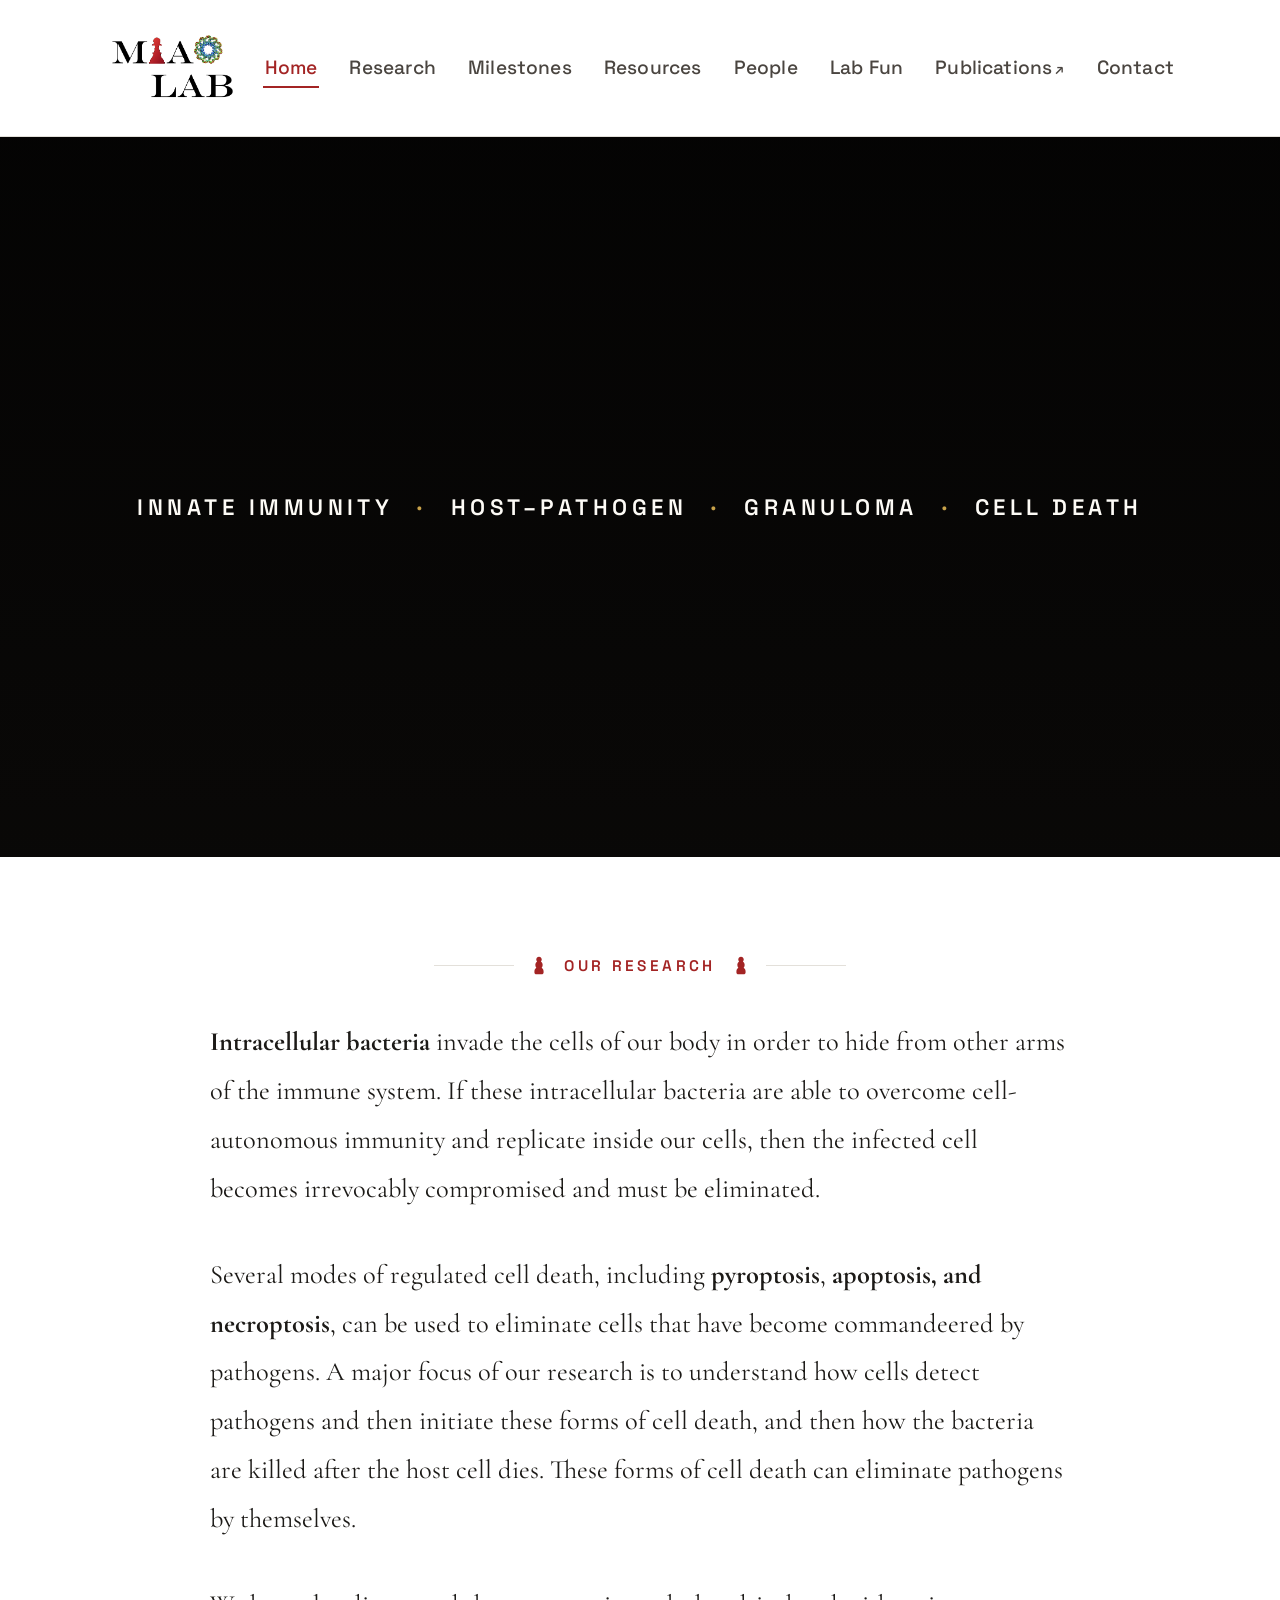
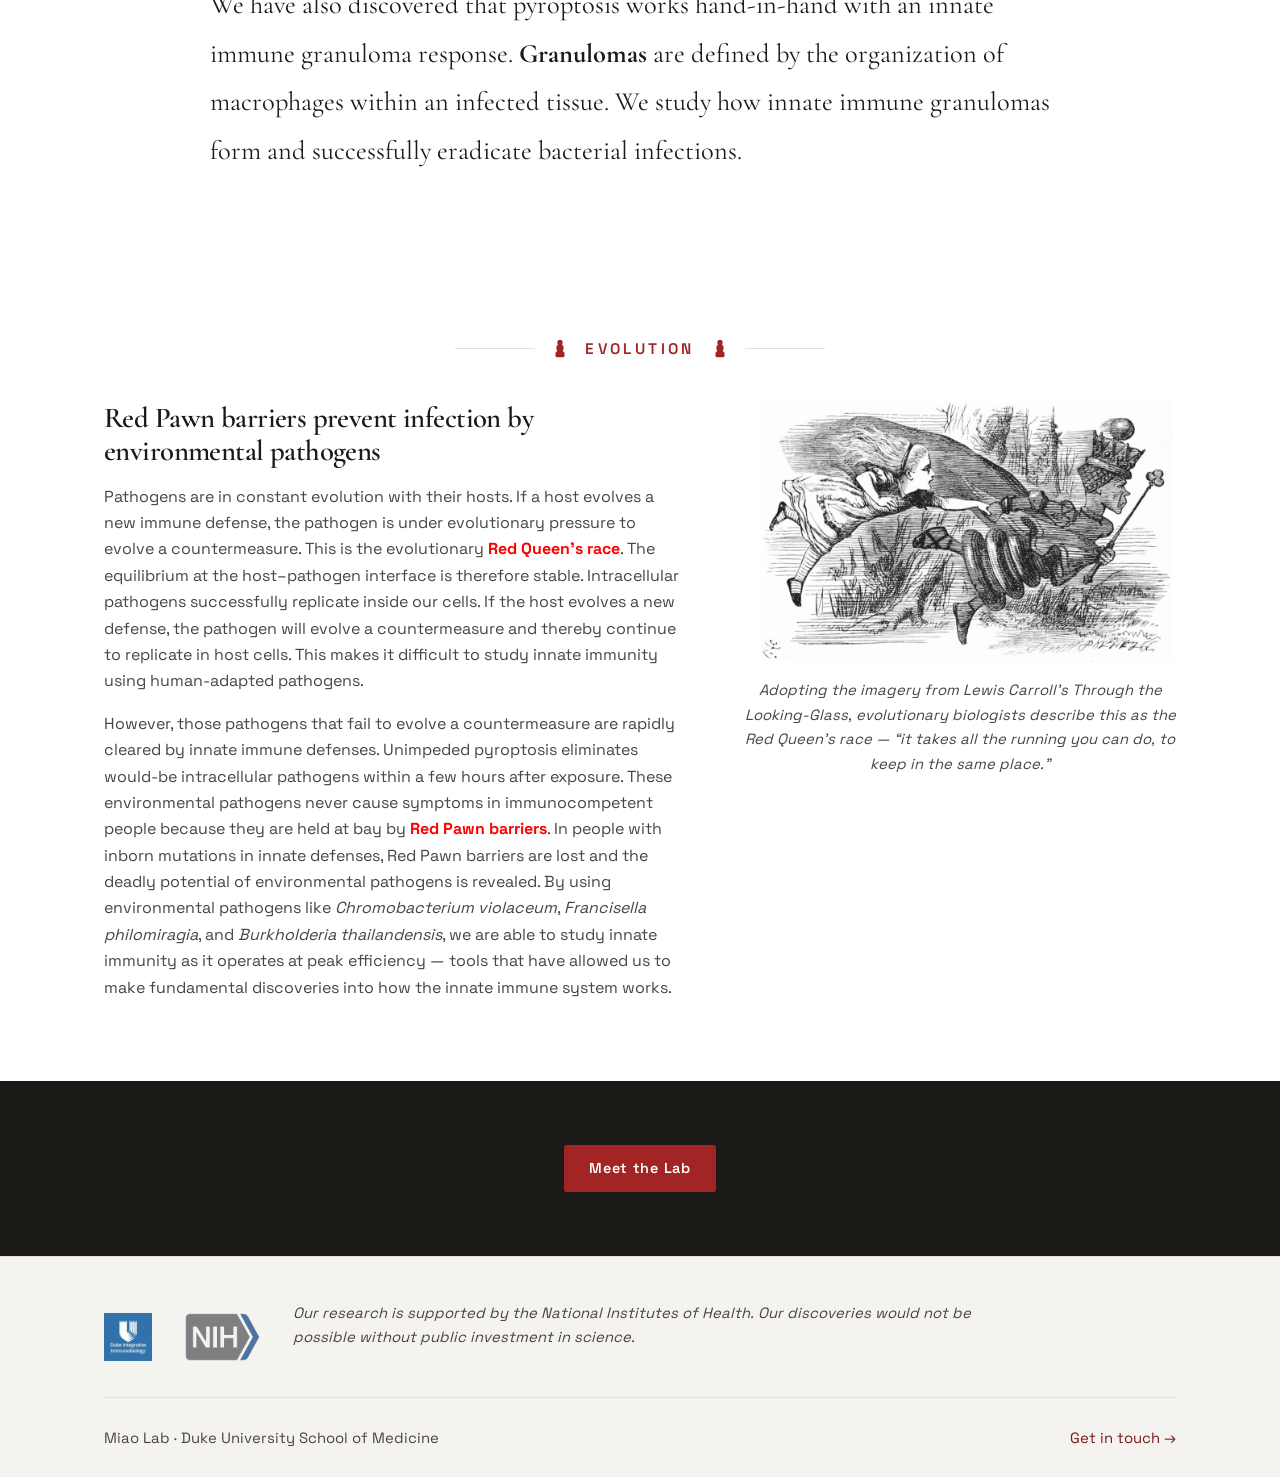
<file: index.html>
<!DOCTYPE html>
<html lang="en">
<head>
  <meta charset="UTF-8">
  <meta name="viewport" content="width=device-width, initial-scale=1.0">
  <title>Miao Lab — Duke Integrative Immunobiology</title>
  <meta name="description" content="The Miao Lab at Duke University School of Medicine studies innate immunity, host-pathogen interactions, and cell death using environmental bacterial pathogens.">

  <!-- Favicon: the Miao Lab logo -->
  <link rel="icon" href="img/logos/miao-lab-logo.png">

  <!-- Google Fonts: Cormorant Garamond (headings) + Space Grotesk (body) -->
  <link rel="preconnect" href="https://fonts.googleapis.com">
  <link rel="preconnect" href="https://fonts.gstatic.com" crossorigin>
  <link href="https://fonts.googleapis.com/css2?family=Cormorant+Garamond:ital,wght@0,400;0,500;0,600;0,700;1,400;1,500;1,600&family=Space+Grotesk:wght@400;500;600;700&display=swap" rel="stylesheet">

  <!-- Main stylesheet -->
  <link rel="stylesheet" href="css/style.css">
</head>
<body>

<!-- =====================================================================
     NAVIGATION
     The nav bar is identical on every page.
     To add a new page: copy one of the <li> items and update the href
     and data-page to match your new filename.
     ===================================================================== -->
<header class="site-header">
  <nav class="nav">
    <!-- Logo (top-left) — swap the image in img/logos/ to change it -->
    <a href="index.html" class="nav-brand">
      <img src="img/logos/miao-lab-logo.png" alt="Miao Lab logo">
    </a>

    <!-- Hamburger button (only visible on mobile) -->
    <button class="nav-toggle" aria-label="Toggle navigation">
      <span></span><span></span><span></span>
    </button>

    <!-- Navigation links -->
    <ul class="nav-links">
      <li><a href="index.html"    data-page="index.html">Home</a></li>
      <li><a href="research.html"   data-page="research.html">Research</a></li>
      <li><a href="milestones.html" data-page="milestones.html">Milestones</a></li>
      <li><a href="resources.html"   data-page="resources.html">Resources</a></li>
      <li><a href="people.html"     data-page="people.html">People</a></li>
      <li><a href="lab-fun.html"  data-page="lab-fun.html">Lab Fun</a></li>
      <!-- External link: opens Google Scholar in a new tab -->
      <li><a href="https://scholar.google.com/citations?view_op=list_works&hl=en&hl=en&user=ZDf7Q2kAAAAJ" target="_blank" rel="noopener" class="external">Publications</a></li>
      <li><a href="contact.html"  data-page="contact.html">Contact</a></li>
    </ul>
  </nav>
</header>

<main>

  <!-- ===================================================================
       VIDEO HERO
       Full-screen microscopy video — the first thing visitors see.
       To replace the video: swap the file in img/headers/ and update
       the src path below. If the new video has different dimensions,
       update aspect-ratio in css/style.css (search for "video-hero").
       =================================================================== -->
  <section class="video-hero">
    <video class="video-hero-bg" autoplay muted loop playsinline>
      <source src="img/headers/JEM_20151613_V1.mp4" type="video/mp4">
    </video>
    <div class="video-hero-overlay"></div>
    <!-- Tagline overlaid on the video -->
    <div class="video-hero-content container">
      <p class="hero-tagline on-dark">
        Innate Immunity <span class="sep">&middot;</span>
        Host&ndash;Pathogen <span class="sep">&middot;</span>
        Granuloma <span class="sep">&middot;</span>
        Cell Death
      </p>
    </div>
  </section>

  <!-- ===================================================================
       OUR RESEARCH — introductory text block
       Edit the paragraphs below to update the homepage description.
       =================================================================== -->
  <section class="hero">
    <div class="container">

      <!-- Decorative chess-pawn divider with section label -->
      <div class="pawn-divider" aria-hidden="true">
        <svg viewBox="0 0 24 24"><path d="M12 2c-1.66 0-3 1.34-3 3 0 .82.33 1.56.87 2.1C8.74 8.04 8 9.42 8 11c0 1.13.4 2.16 1.06 2.97C7.83 14.78 7 16.31 7 18v1c0 1.1.9 2 2 2h6c1.1 0 2-.9 2-2v-1c0-1.69-.83-3.22-2.06-4.03C15.6 13.16 16 12.13 16 11c0-1.58-.74-2.96-1.87-3.9.54-.54.87-1.28.87-2.1 0-1.66-1.34-3-3-3z"/></svg>
        <span class="eyebrow">Our Research</span>
        <svg viewBox="0 0 24 24"><path d="M12 2c-1.66 0-3 1.34-3 3 0 .82.33 1.56.87 2.1C8.74 8.04 8 9.42 8 11c0 1.13.4 2.16 1.06 2.97C7.83 14.78 7 16.31 7 18v1c0 1.1.9 2 2 2h6c1.1 0 2-.9 2-2v-1c0-1.69-.83-3.22-2.06-4.03C15.6 13.16 16 12.13 16 11c0-1.58-.74-2.96-1.87-3.9.54-.54.87-1.28.87-2.1 0-1.66-1.34-3-3-3z"/></svg>
      </div>

      <p class="hero-lede">
        <b>Intracellular bacteria</b> invade the cells of our body in order to hide from other arms of the immune system.
        If these intracellular bacteria are able to overcome cell-autonomous immunity and replicate inside our cells,
        then the infected cell becomes irrevocably compromised and must be eliminated. 
      </p>
      <p class="hero-lede">
        Several modes of regulated cell
        death, including <b>pyroptosis</b>, <b>apoptosis<b>, and </b>necroptosis</b>, can be used to eliminate cells that have become
        commandeered by pathogens. A major focus of our research is to understand how cells detect pathogens and then initiate these forms of
        cell death, and then how the bacteria are killed after the host cell dies. These forms of cell death can
        eliminate pathogens by themselves. 
      </p>
      <p class="hero-lede">
        We have also discovered that pyroptosis works hand-in-hand with
        an innate immune granuloma response. <b>Granulomas</b> are defined by the organization of macrophages within an
        infected tissue. We study how innate immune granulomas form and successfully eradicate bacterial infections.
      </p>

    </div>
  </section>

  <!-- ===================================================================
       EVOLUTION — two-column layout with Alice in Wonderland illustration
       Left column: text. Right column: image with caption.
       Image file: img/science/alice-illustration.png
       =================================================================== -->
  <section class="block">
    <div class="container">

      <!-- Decorative chess-pawn divider -->
      <div class="pawn-divider" aria-hidden="true">
        <svg viewBox="0 0 24 24"><path d="M12 2c-1.66 0-3 1.34-3 3 0 .82.33 1.56.87 2.1C8.74 8.04 8 9.42 8 11c0 1.13.4 2.16 1.06 2.97C7.83 14.78 7 16.31 7 18v1c0 1.1.9 2 2 2h6c1.1 0 2-.9 2-2v-1c0-1.69-.83-3.22-2.06-4.03C15.6 13.16 16 12.13 16 11c0-1.58-.74-2.96-1.87-3.9.54-.54.87-1.28.87-2.1 0-1.66-1.34-3-3-3z"/></svg>
        <span class="eyebrow">Evolution</span>
        <svg viewBox="0 0 24 24"><path d="M12 2c-1.66 0-3 1.34-3 3 0 .82.33 1.56.87 2.1C8.74 8.04 8 9.42 8 11c0 1.13.4 2.16 1.06 2.97C7.83 14.78 7 16.31 7 18v1c0 1.1.9 2 2 2h6c1.1 0 2-.9 2-2v-1c0-1.69-.83-3.22-2.06-4.03C15.6 13.16 16 12.13 16 11c0-1.58-.74-2.96-1.87-3.9.54-.54.87-1.28.87-2.1 0-1.66-1.34-3-3-3z"/></svg>
      </div>

      <div class="philosophy-grid">

        <!-- Left: text content -->
        <div class="philosophy-text">
          <h3>Red Pawn barriers prevent infection by environmental pathogens</h3>
          <p>
            Pathogens are in constant evolution with their hosts. If a host evolves a new immune defense, the pathogen
            is under evolutionary pressure to evolve a countermeasure. This is the evolutionary <span style="color: red;"><b>Red Queen's race</b></span>.
            The equilibrium at the host&ndash;pathogen interface is therefore stable. Intracellular pathogens
            successfully replicate inside our cells. If the host evolves a new defense, the pathogen will evolve a
            countermeasure and thereby continue to replicate in host cells. This makes it difficult to study innate
            immunity using human-adapted pathogens.
          </p>
          <p>
            However, those pathogens that fail to evolve a countermeasure are rapidly cleared by innate immune
            defenses. Unimpeded pyroptosis eliminates would-be intracellular pathogens within a few hours after
            exposure. These environmental pathogens never cause symptoms in immunocompetent people because they are
            held at bay by <span style="color: red;"><b>Red Pawn barriers</b></span>. In people with inborn mutations in innate defenses, Red Pawn barriers
            are lost and the deadly potential of environmental pathogens is revealed. By using environmental pathogens
            like <em>Chromobacterium violaceum</em>, <em>Francisella philomiragia</em>, and
            <em>Burkholderia thailandensis</em>, we are able to study innate immunity as it operates at peak
            efficiency &mdash; tools that have allowed us to make fundamental discoveries into how the innate immune
            system works.
          </p>
        </div>

        <!-- Right: illustration + caption -->
        <figure>
          <img src="img/science/alice-illustration.png" alt="Red Queen's race illustration from Lewis Carroll's Through the Looking-Glass">
          <!-- Caption shown below the image -->
          <figcaption>
            Adopting the imagery from Lewis Carroll&rsquo;s <em>Through the Looking-Glass</em>, evolutionary
            biologists describe this as the Red Queen&rsquo;s race &mdash; &ldquo;it takes all the running
            you can do, to keep in the same place.&rdquo;
          </figcaption>
        </figure>

      </div>
    </div>
  </section>

  <!-- ===================================================================
       CALL TO ACTION — dark banner with "Meet the Lab" button
       =================================================================== -->
  <section class="block dark text-center">
    <div class="container">
      <a class="btn btn-primary" href="people.html">Meet the Lab</a>
    </div>
  </section>

</main>

<!-- =====================================================================
     FOOTER — appears on every page
     To update the lab address or contact link, edit below.
     ===================================================================== -->
<footer class="site-footer">
  <div class="container">
    <div class="footer-logos">
      <img src="img/logos/IIBlogo.jpeg" alt="Duke Integrative Immunobiology">
      <img src="img/logos/NIH-Symbol.png" alt="National Institutes of Health">
      <p class="footer-support">Our research is supported by the National Institutes of Health. Our discoveries would not be possible without public investment in science.</p>
    </div>
    <div class="footer-bottom">
      <span class="addr">Miao Lab &middot; Duke University School of Medicine</span>
      <a href="contact.html">Get in touch &rarr;</a>
    </div>
  </div>
</footer>

<!-- Navigation behavior (mobile menu toggle + active link highlighting) -->
<script src="js/main.js"></script>
</body>
</html>
</file>
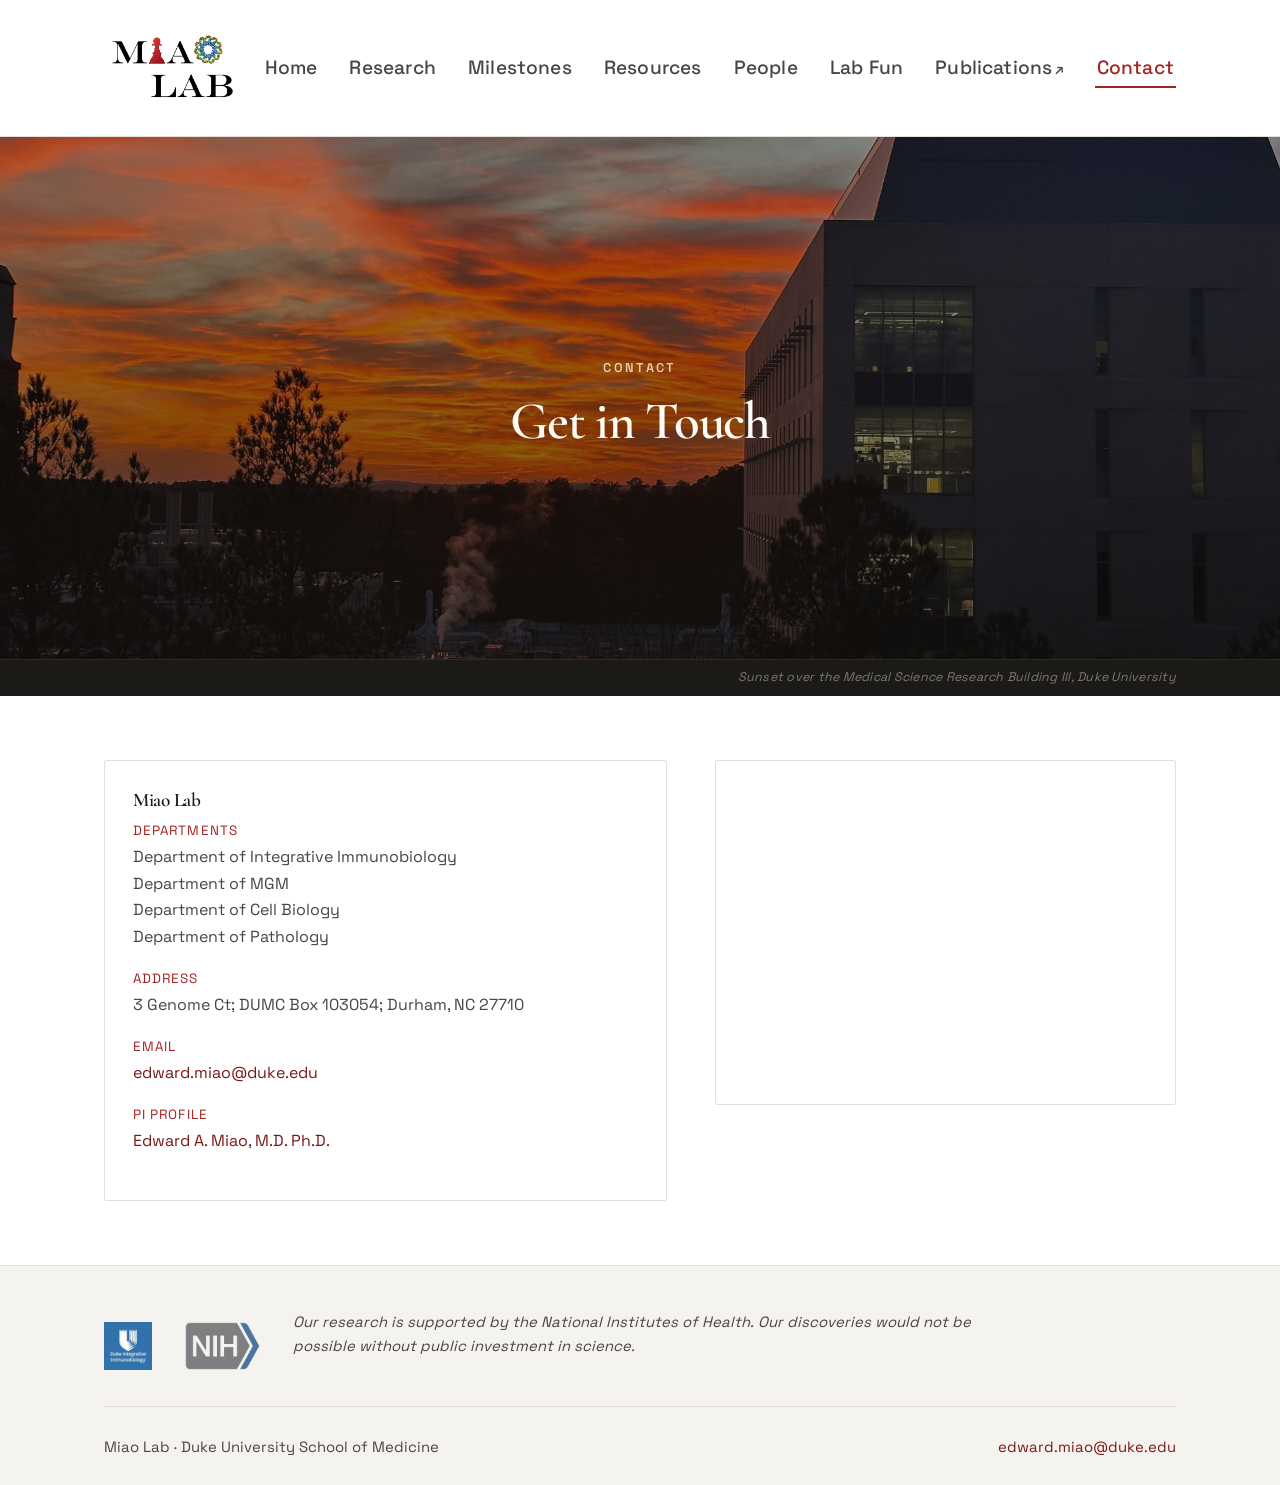
<file: contact.html>
<!DOCTYPE html>
<html lang="en">
<head>
  <meta charset="UTF-8">
  <meta name="viewport" content="width=device-width, initial-scale=1.0">
  <title>Contact — Miao Lab</title>

  <link rel="icon" href="img/logos/miao-lab-logo.png">

  <!-- Google Fonts: Cormorant Garamond (headings) + Space Grotesk (body) -->
  <link rel="preconnect" href="https://fonts.googleapis.com">
  <link rel="preconnect" href="https://fonts.gstatic.com" crossorigin>
  <link href="https://fonts.googleapis.com/css2?family=Cormorant+Garamond:ital,wght@0,400;0,500;0,600;0,700;1,400;1,500;1,600&family=Space+Grotesk:wght@400;500;600;700&display=swap" rel="stylesheet">

  <link rel="stylesheet" href="css/style.css">
</head>
<body>

<!-- =====================================================================
     NAVIGATION — identical on every page
     ===================================================================== -->
<header class="site-header">
  <nav class="nav">
    <a href="index.html" class="nav-brand">
      <img src="img/logos/miao-lab-logo.png" alt="Miao Lab logo">
    </a>
    <button class="nav-toggle" aria-label="Toggle navigation">
      <span></span><span></span><span></span>
    </button>
    <ul class="nav-links">
      <li><a href="index.html"    data-page="index.html">Home</a></li>
      <li><a href="research.html"   data-page="research.html">Research</a></li>
      <li><a href="milestones.html" data-page="milestones.html">Milestones</a></li>
      <li><a href="resources.html"   data-page="resources.html">Resources</a></li>
      <li><a href="people.html"     data-page="people.html">People</a></li>
      <li><a href="lab-fun.html"  data-page="lab-fun.html">Lab Fun</a></li>
      <li><a href="https://scholar.google.com/citations?view_op=list_works&hl=en&hl=en&user=ZDf7Q2kAAAAJ" target="_blank" rel="noopener" class="external">Publications</a></li>
      <li><a href="contact.html"  data-page="contact.html">Contact</a></li>
    </ul>
  </nav>
</header>

<main>

  <!-- ===================================================================
       IMAGE HERO
       Header image: img/headers/Sunset_MSRB3.jpg
       =================================================================== -->
  <section class="img-hero">
    <img class="img-hero-bg" src="img/headers/Sunset_MSRB3.jpg" alt="Sunset over MSRB3 at Duke University">
    <div class="img-hero-overlay"></div>
    <div class="img-hero-content">
      <p class="eyebrow">Contact</p>
      <h1>Get in Touch</h1>
    </div>
  </section>
  <div class="hero-caption">
    <div class="container">
      <p>Sunset over the Medical Science Research Building III, Duke University</p>
    </div>
  </div>

  <!-- ===================================================================
       CONTACT INFO + MAP
       Left column: lab details (departments, address, email, PI profile).
       Right column: embedded Google Maps frame.

       TO UPDATE CONTACT DETAILS: edit the <div class="value"> fields below.
       TO UPDATE THE MAP: change the address in the iframe src URL.
       =================================================================== -->
  <section class="block">
    <div class="container">
      <div class="contact-grid">

        <!-- Contact information card -->
        <div class="contact-card">
          <h3>Miao Lab</h3>

          <div class="field">
            <div class="label">Departments</div>
            <div class="value">
              Department of Integrative Immunobiology<br>
              Department of MGM<br>
              Department of Cell Biology<br>
              Department of Pathology
            </div>
          </div>

          <div class="field">
            <div class="label">Address</div>
            <div class="value">3 Genome Ct; DUMC Box 103054; Durham, NC 27710</div>
          </div>

          <div class="field">
            <div class="label">Email</div>
            <!-- Update the email address in both the href and the display text -->
            <div class="value"><a href="mailto:edward.miao@duke.edu">edward.miao@duke.edu</a></div>
          </div>

          <div class="field">
            <div class="label">PI Profile</div>
            <div class="value">
              <a href="https://mgm.duke.edu/profile/edward-miao" target="_blank" rel="noopener">
                Edward A. Miao, M.D. Ph.D.
              </a>
            </div>
          </div>
        </div>

        <!-- Embedded Google Map -->
        <div class="map-frame">
          <iframe
            src="https://www.google.com/maps?q=3+Genome+Ct,+Durham,+NC&output=embed"
            loading="lazy"
            referrerpolicy="no-referrer-when-downgrade"
            title="Map to Duke University School of Medicine">
          </iframe>
        </div>

      </div>
    </div>
  </section>

</main>

<!-- =====================================================================
     FOOTER — identical on every page
     ===================================================================== -->
<footer class="site-footer">
  <div class="container">
    <div class="footer-logos">
      <img src="img/logos/IIBlogo.jpeg" alt="Duke Integrative Immunobiology">
      <img src="img/logos/NIH-Symbol.png" alt="National Institutes of Health">
       <p class="footer-support">Our research is supported by the National Institutes of Health. Our discoveries would not be possible without public investment in science.</p>
    </div>
    <div class="footer-bottom">
      <span class="addr">Miao Lab &middot; Duke University School of Medicine</span>
      <!-- Update email address here too -->
      <a href="mailto:edward.miao@duke.edu">edward.miao@duke.edu</a>
    </div>
  </div>
</footer>

<script src="js/main.js"></script>
</body>
</html>
</file>
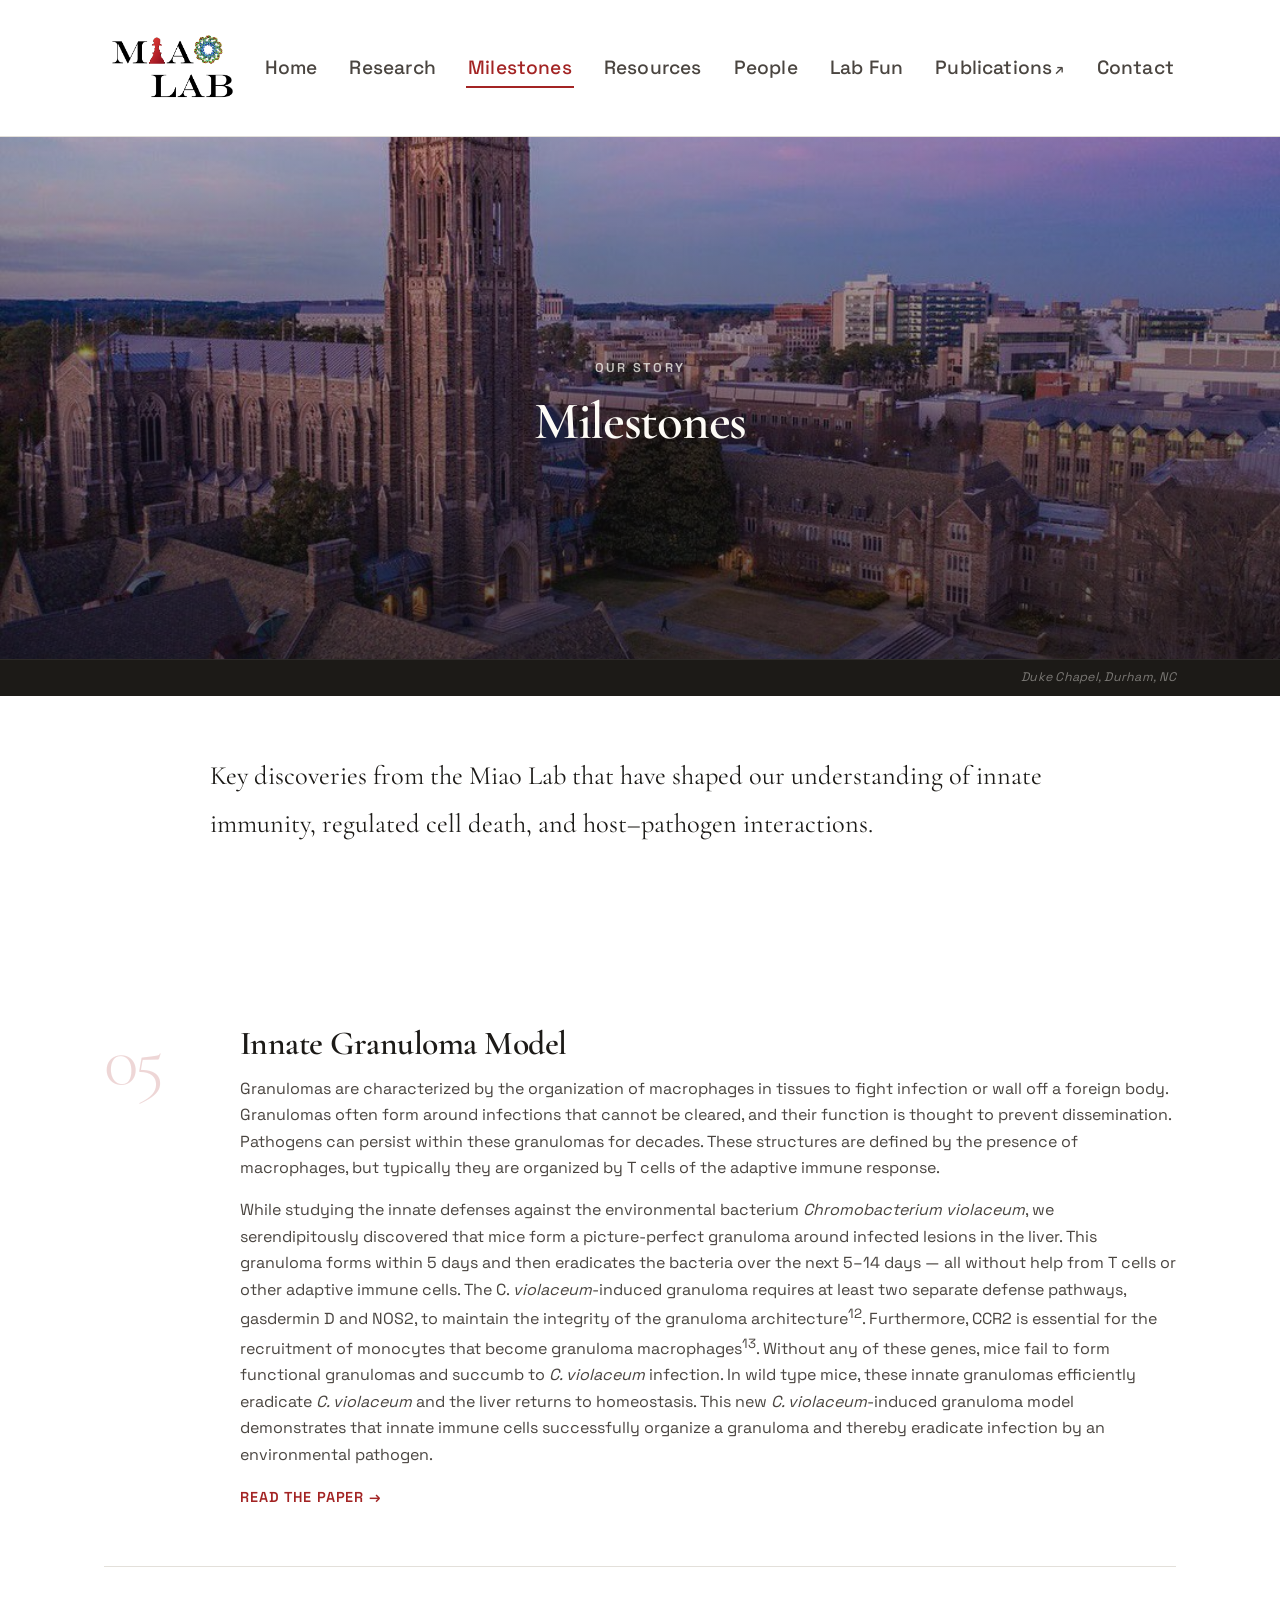
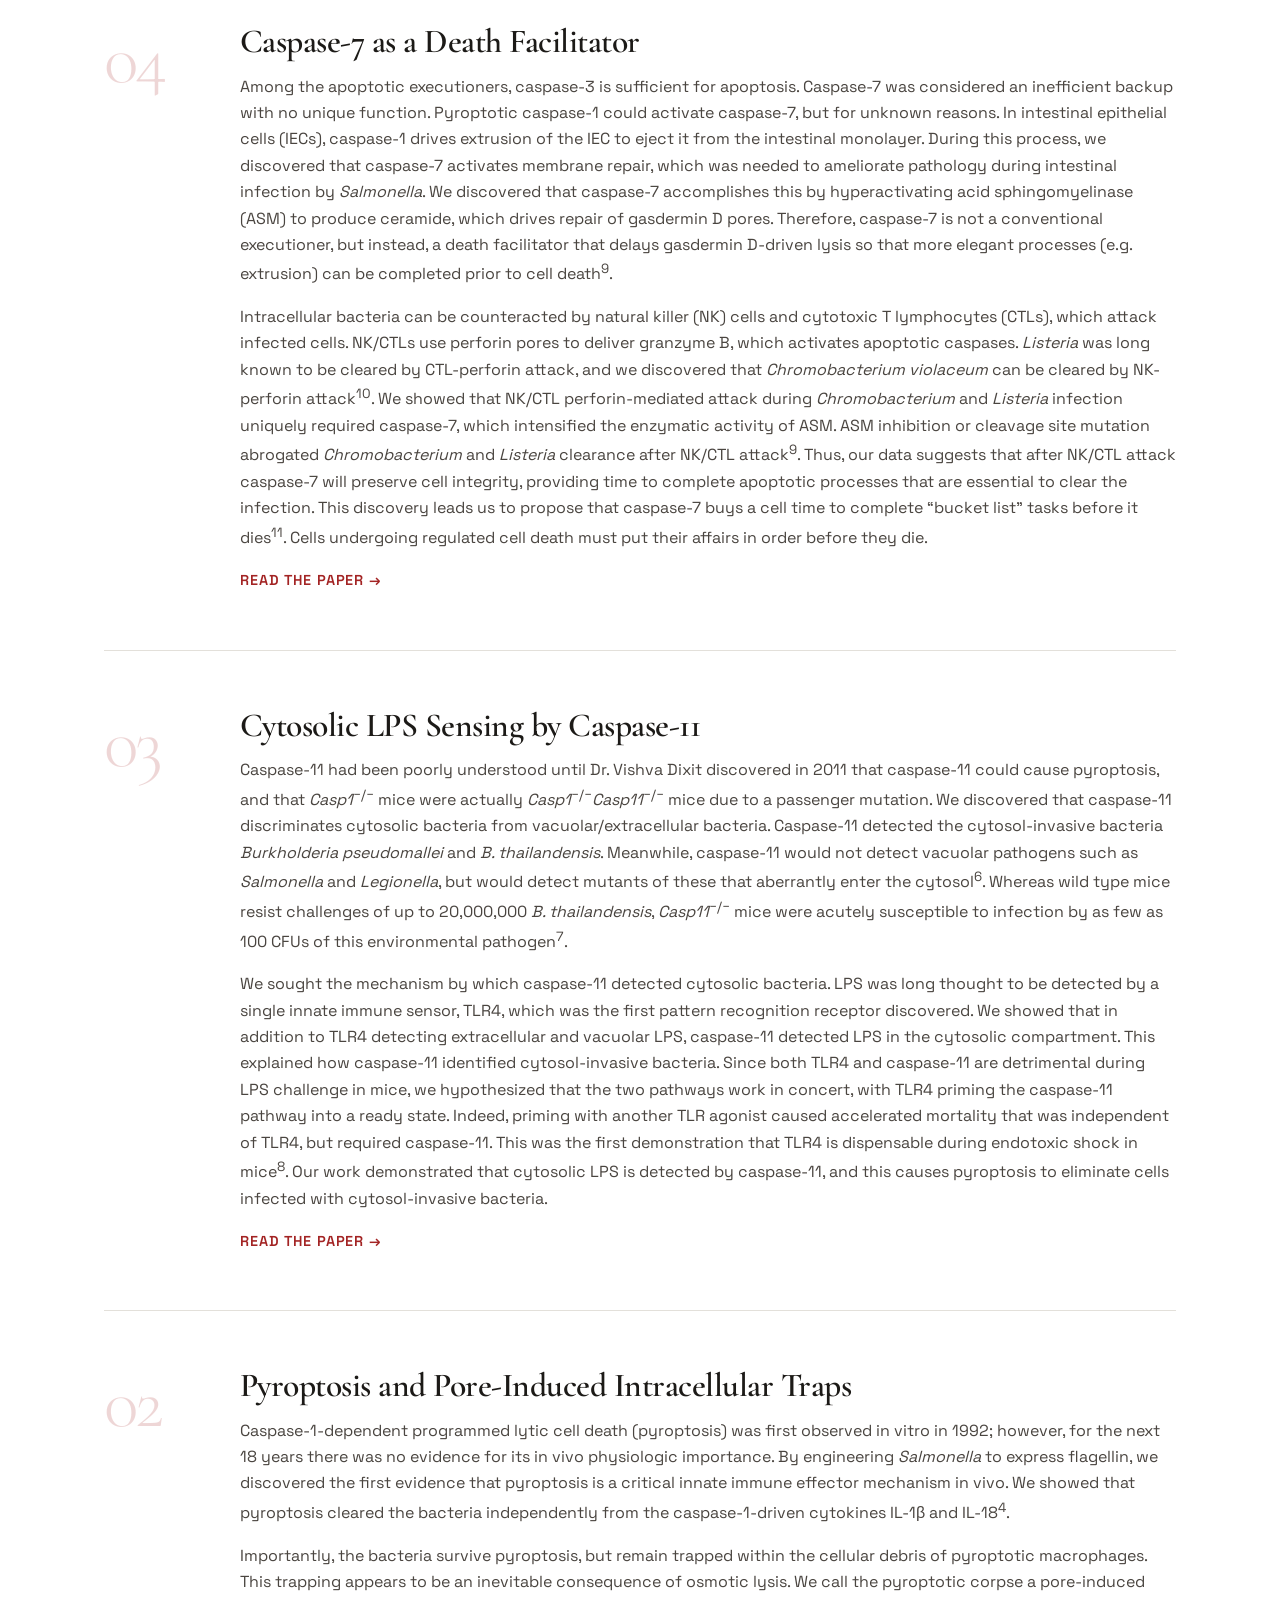
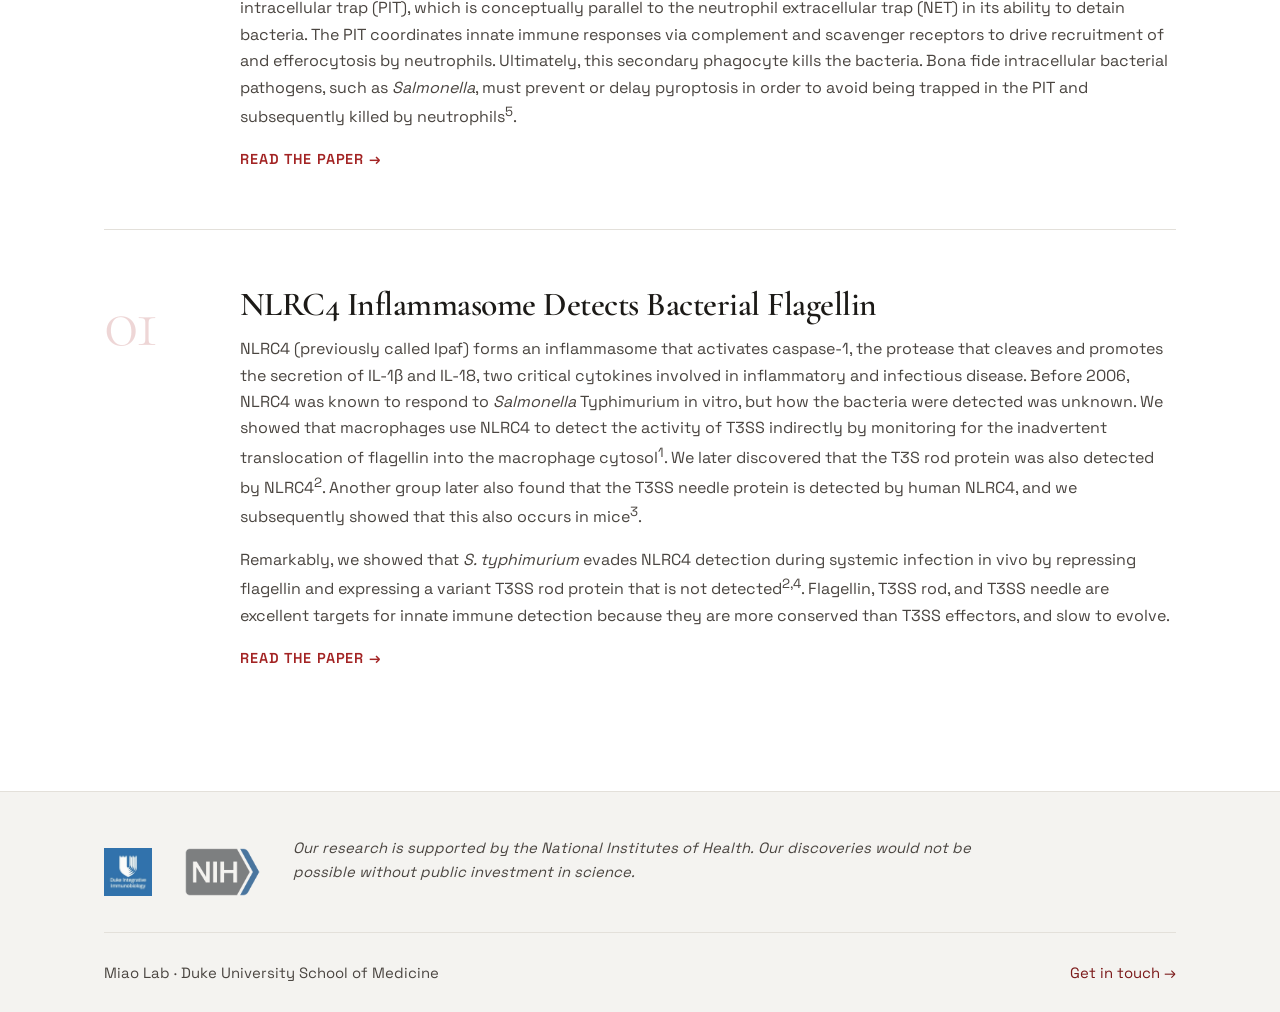
<file: milestones.html>
<!DOCTYPE html>
<html lang="en">
<head>
  <meta charset="UTF-8">
  <meta name="viewport" content="width=device-width, initial-scale=1.0">
  <title>Milestones — Miao Lab</title>

  <link rel="icon" href="img/logos/miao-lab-logo.png">

  <!-- Google Fonts: Cormorant Garamond (headings) + Space Grotesk (body) -->
  <link rel="preconnect" href="https://fonts.googleapis.com">
  <link rel="preconnect" href="https://fonts.gstatic.com" crossorigin>
  <link href="https://fonts.googleapis.com/css2?family=Cormorant+Garamond:ital,wght@0,400;0,500;0,600;0,700;1,400;1,500;1,600&family=Space+Grotesk:wght@400;500;600;700&display=swap" rel="stylesheet">

  <link rel="stylesheet" href="css/style.css">
</head>
<body>

<!-- =====================================================================
     NAVIGATION — identical on every page
     ===================================================================== -->
<header class="site-header">
  <nav class="nav">
    <a href="index.html" class="nav-brand">
      <img src="img/logos/miao-lab-logo.png" alt="Miao Lab logo">
    </a>
    <button class="nav-toggle" aria-label="Toggle navigation">
      <span></span><span></span><span></span>
    </button>
    <ul class="nav-links">
      <li><a href="index.html"       data-page="index.html">Home</a></li>
      <li><a href="research.html"    data-page="research.html">Research</a></li>
      <li><a href="milestones.html"  data-page="milestones.html">Milestones</a></li>
      <li><a href="resources.html"   data-page="resources.html">Resources</a></li>
      <li><a href="people.html"      data-page="people.html">People</a></li>
      <li><a href="lab-fun.html"     data-page="lab-fun.html">Lab Fun</a></li>
      <li><a href="https://scholar.google.com/citations?view_op=list_works&hl=en&hl=en&user=ZDf7Q2kAAAAJ" target="_blank" rel="noopener" class="external">Publications</a></li>
      <li><a href="contact.html"     data-page="contact.html">Contact</a></li>
    </ul>
  </nav>
</header>

<main>

  <!-- ===================================================================
       IMAGE HERO
       Header image: img/headers/dukechapel.jpg (1080 × 720 px)
       =================================================================== -->
  <section class="img-hero">
    <img class="img-hero-bg" src="img/headers/dukechapel.jpg" alt="Aerial view of Duke Chapel at sunset">
    <div class="img-hero-overlay"></div>
    <div class="img-hero-content">
      <p class="eyebrow">Our Story</p>
      <h1>Milestones</h1>
    </div>
  </section>
  <div class="hero-caption">
    <div class="container">
      <p>Duke Chapel, Durham, NC</p>
    </div>
  </div>

  <!-- ===================================================================
       INTRO
       =================================================================== -->
  <section class="hero">
    <div class="container">
      <p class="hero-lede">
        Key discoveries from the Miao Lab that have shaped our understanding of innate immunity,
        regulated cell death, and host&ndash;pathogen interactions.
      </p>
    </div>
  </section>

  <!-- ===================================================================
       MILESTONE LIST
       Each <article class="milestone"> is one discovery.

       TO ADD A MILESTONE:
       1. Copy one of the <article> blocks below.
       2. Paste it at the top (most recent first).
       3. Update: the milestone-number, h2 title, paragraph text, and
          the href on the <a class="milestone-link"> element.
       =================================================================== -->
  <section class="block">
    <div class="container">
      <div class="milestone-list">

        <!-- ── Milestone 5 — most recent ──────────────────────────────── -->
        <article class="milestone">
          <div class="milestone-number">05</div>
          <div class="milestone-body">
            <h2>Innate Granuloma Model</h2>
            <p>
              Granulomas are characterized by the organization of macrophages in tissues to fight infection or
              wall off a foreign body. Granulomas often form around infections that cannot be cleared, and their
              function is thought to prevent dissemination. Pathogens can persist within these granulomas for
              decades. These structures are defined by the presence of macrophages, but typically they are
              organized by T cells of the adaptive immune response.
            </p>
            <p>
              While studying the innate defenses against the environmental bacterium <em>Chromobacterium
              violaceum</em>, we serendipitously discovered that mice form a picture-perfect granuloma around
              infected lesions in the liver. This granuloma forms within 5 days and then eradicates the bacteria
              over the next 5&ndash;14 days &mdash; all without help from T cells or other adaptive immune cells.
              The C. <em>violaceum</em>-induced granuloma requires at least two separate defense pathways,
              gasdermin D and NOS2, to maintain the integrity of the granuloma architecture<sup>12</sup>.
              Furthermore, CCR2 is essential for the recruitment of monocytes that become granuloma
              macrophages<sup>13</sup>. Without any of these genes, mice fail to form functional granulomas and
              succumb to <em>C. violaceum</em> infection. In wild type mice, these innate granulomas efficiently
              eradicate <em>C. violaceum</em> and the liver returns to homeostasis. This new
              <em>C. violaceum</em>-induced granuloma model demonstrates that innate immune cells successfully
              organize a granuloma and thereby eradicate infection by an environmental pathogen.
            </p>
            <a class="milestone-link" href="https://www.nature.com/articles/s41467-023-42218-1" target="_blank" rel="noopener">
              Read the paper &rarr;
            </a>
          </div>
        </article>

        <!-- ── Milestone 4 ─────────────────────────────────────────────── -->
        <article class="milestone">
          <div class="milestone-number">04</div>
          <div class="milestone-body">
            <h2>Caspase-7 as a Death Facilitator</h2>
            <p>
              Among the apoptotic executioners, caspase-3 is sufficient for apoptosis. Caspase-7 was considered
              an inefficient backup with no unique function. Pyroptotic caspase-1 could activate caspase-7, but
              for unknown reasons. In intestinal epithelial cells (IECs), caspase-1 drives extrusion of the IEC
              to eject it from the intestinal monolayer. During this process, we discovered that caspase-7
              activates membrane repair, which was needed to ameliorate pathology during intestinal infection by
              <em>Salmonella</em>. We discovered that caspase-7 accomplishes this by hyperactivating acid
              sphingomyelinase (ASM) to produce ceramide, which drives repair of gasdermin D pores. Therefore,
              caspase-7 is not a conventional executioner, but instead, a death facilitator that delays
              gasdermin D-driven lysis so that more elegant processes (e.g. extrusion) can be completed prior
              to cell death<sup>9</sup>.
            </p>
            <p>
              Intracellular bacteria can be counteracted by natural killer (NK) cells and cytotoxic T lymphocytes
              (CTLs), which attack infected cells. NK/CTLs use perforin pores to deliver granzyme B, which
              activates apoptotic caspases. <em>Listeria</em> was long known to be cleared by CTL-perforin
              attack, and we discovered that <em>Chromobacterium violaceum</em> can be cleared by NK-perforin
              attack<sup>10</sup>. We showed that NK/CTL perforin-mediated attack during <em>Chromobacterium</em>
              and <em>Listeria</em> infection uniquely required caspase-7, which intensified the enzymatic
              activity of ASM. ASM inhibition or cleavage site mutation abrogated <em>Chromobacterium</em> and
              <em>Listeria</em> clearance after NK/CTL attack<sup>9</sup>. Thus, our data suggests that after
              NK/CTL attack caspase-7 will preserve cell integrity, providing time to complete apoptotic
              processes that are essential to clear the infection. This discovery leads us to propose that
              caspase-7 buys a cell time to complete &ldquo;bucket list&rdquo; tasks before it
              dies<sup>11</sup>. Cells undergoing regulated cell death must put their affairs in order before
              they die.
            </p>
            <a class="milestone-link" href="https://www.nature.com/articles/s41586-022-04825-8" target="_blank" rel="noopener">
              Read the paper &rarr;
            </a>
          </div>
        </article>

        <!-- ── Milestone 3 ─────────────────────────────────────────────── -->
        <article class="milestone">
          <div class="milestone-number">03</div>
          <div class="milestone-body">
            <h2>Cytosolic LPS Sensing by Caspase-11</h2>
            <p>
              Caspase-11 had been poorly understood until Dr. Vishva Dixit discovered in 2011 that caspase-11
              could cause pyroptosis, and that <em>Casp1</em><sup>&minus;/&minus;</sup> mice were actually
              <em>Casp1</em><sup>&minus;/&minus;</sup><em>Casp11</em><sup>&minus;/&minus;</sup> mice due to a
              passenger mutation. We discovered that caspase-11 discriminates cytosolic bacteria from
              vacuolar/extracellular bacteria. Caspase-11 detected the cytosol-invasive bacteria
              <em>Burkholderia pseudomallei</em> and <em>B. thailandensis</em>. Meanwhile, caspase-11 would not
              detect vacuolar pathogens such as <em>Salmonella</em> and <em>Legionella</em>, but would detect
              mutants of these that aberrantly enter the cytosol<sup>6</sup>. Whereas wild type mice resist
              challenges of up to 20,000,000 <em>B. thailandensis</em>,
              <em>Casp11</em><sup>&minus;/&minus;</sup> mice were acutely susceptible to infection by as few
              as 100 CFUs of this environmental pathogen<sup>7</sup>.
            </p>
            <p>
              We sought the mechanism by which caspase-11 detected cytosolic bacteria. LPS was long thought to
              be detected by a single innate immune sensor, TLR4, which was the first pattern recognition
              receptor discovered. We showed that in addition to TLR4 detecting extracellular and vacuolar LPS,
              caspase-11 detected LPS in the cytosolic compartment. This explained how caspase-11 identified
              cytosol-invasive bacteria. Since both TLR4 and caspase-11 are detrimental during LPS challenge
              in mice, we hypothesized that the two pathways work in concert, with TLR4 priming the caspase-11
              pathway into a ready state. Indeed, priming with another TLR agonist caused accelerated mortality
              that was independent of TLR4, but required caspase-11. This was the first demonstration that TLR4
              is dispensable during endotoxic shock in mice<sup>8</sup>. Our work demonstrated that cytosolic
              LPS is detected by caspase-11, and this causes pyroptosis to eliminate cells infected with
              cytosol-invasive bacteria.
            </p>
            <a class="milestone-link" href="https://www.science.org/doi/full/10.1126/science.1240988" target="_blank" rel="noopener">
              Read the paper &rarr;
            </a>
          </div>
        </article>

        <!-- ── Milestone 2 ─────────────────────────────────────────────── -->
        <article class="milestone">
          <div class="milestone-number">02</div>
          <div class="milestone-body">
            <h2>Pyroptosis and Pore-Induced Intracellular Traps</h2>
            <p>
              Caspase-1-dependent programmed lytic cell death (pyroptosis) was first observed in vitro in 1992;
              however, for the next 18 years there was no evidence for its in vivo physiologic importance. By
              engineering <em>Salmonella</em> to express flagellin, we discovered the first evidence that
              pyroptosis is a critical innate immune effector mechanism in vivo. We showed that pyroptosis
              cleared the bacteria independently from the caspase-1-driven cytokines IL-1&beta; and
              IL-18<sup>4</sup>.
            </p>
            <p>
              Importantly, the bacteria survive pyroptosis, but remain trapped within the cellular debris of
              pyroptotic macrophages. This trapping appears to be an inevitable consequence of osmotic lysis.
              We call the pyroptotic corpse a pore-induced intracellular trap (PIT), which is conceptually
              parallel to the neutrophil extracellular trap (NET) in its ability to detain bacteria. The PIT
              coordinates innate immune responses via complement and scavenger receptors to drive recruitment
              of and efferocytosis by neutrophils. Ultimately, this secondary phagocyte kills the bacteria.
              Bona fide intracellular bacterial pathogens, such as <em>Salmonella</em>, must prevent or delay
              pyroptosis in order to avoid being trapped in the PIT and subsequently killed by
              neutrophils<sup>5</sup>.
            </p>
            <a class="milestone-link" href="https://rupress.org/jem/article/213/10/2113/42028/Pyroptosis-triggers-pore-induced-intracellular" target="_blank" rel="noopener">
              Read the paper &rarr;
            </a>
          </div>
        </article>

        <!-- ── Milestone 1 — earliest ──────────────────────────────────── -->
        <article class="milestone">
          <div class="milestone-number">01</div>
          <div class="milestone-body">
            <h2>NLRC4 Inflammasome Detects Bacterial Flagellin</h2>
            <p>
              NLRC4 (previously called Ipaf) forms an inflammasome that activates caspase-1, the protease that
              cleaves and promotes the secretion of IL-1&beta; and IL-18, two critical cytokines involved in
              inflammatory and infectious disease. Before 2006, NLRC4 was known to respond to
              <em>Salmonella</em> Typhimurium in vitro, but how the bacteria were detected was unknown. We
              showed that macrophages use NLRC4 to detect the activity of T3SS indirectly by monitoring for the
              inadvertent translocation of flagellin into the macrophage cytosol<sup>1</sup>. We later
              discovered that the T3S rod protein was also detected by NLRC4<sup>2</sup>. Another group later
              also found that the T3SS needle protein is detected by human NLRC4, and we subsequently showed
              that this also occurs in mice<sup>3</sup>.
            </p>
            <p>
              Remarkably, we showed that <em>S. typhimurium</em> evades NLRC4 detection during systemic
              infection in vivo by repressing flagellin and expressing a variant T3SS rod protein that is not
              detected<sup>2,4</sup>. Flagellin, T3SS rod, and T3SS needle are excellent targets for innate
              immune detection because they are more conserved than T3SS effectors, and slow to evolve.
            </p>
            <a class="milestone-link" href="https://www.nature.com/articles/ni1344" target="_blank" rel="noopener">
              Read the paper &rarr;
            </a>
          </div>
        </article>

      </div>
    </div>
  </section>

</main>

<!-- =====================================================================
     FOOTER — identical on every page
     ===================================================================== -->
<footer class="site-footer">
  <div class="container">
    <div class="footer-logos">
      <img src="img/logos/IIBlogo.jpeg" alt="Duke Integrative Immunobiology">
      <img src="img/logos/NIH-Symbol.png" alt="National Institutes of Health">
      <p class="footer-support">Our research is supported by the National Institutes of Health. Our discoveries would not be possible without public investment in science.</p>
    </div>
    <div class="footer-bottom">
      <span class="addr">Miao Lab &middot; Duke University School of Medicine</span>
      <a href="contact.html">Get in touch &rarr;</a>
    </div>
  </div>
</footer>

<script src="js/main.js"></script>
</body>
</html>
</file>
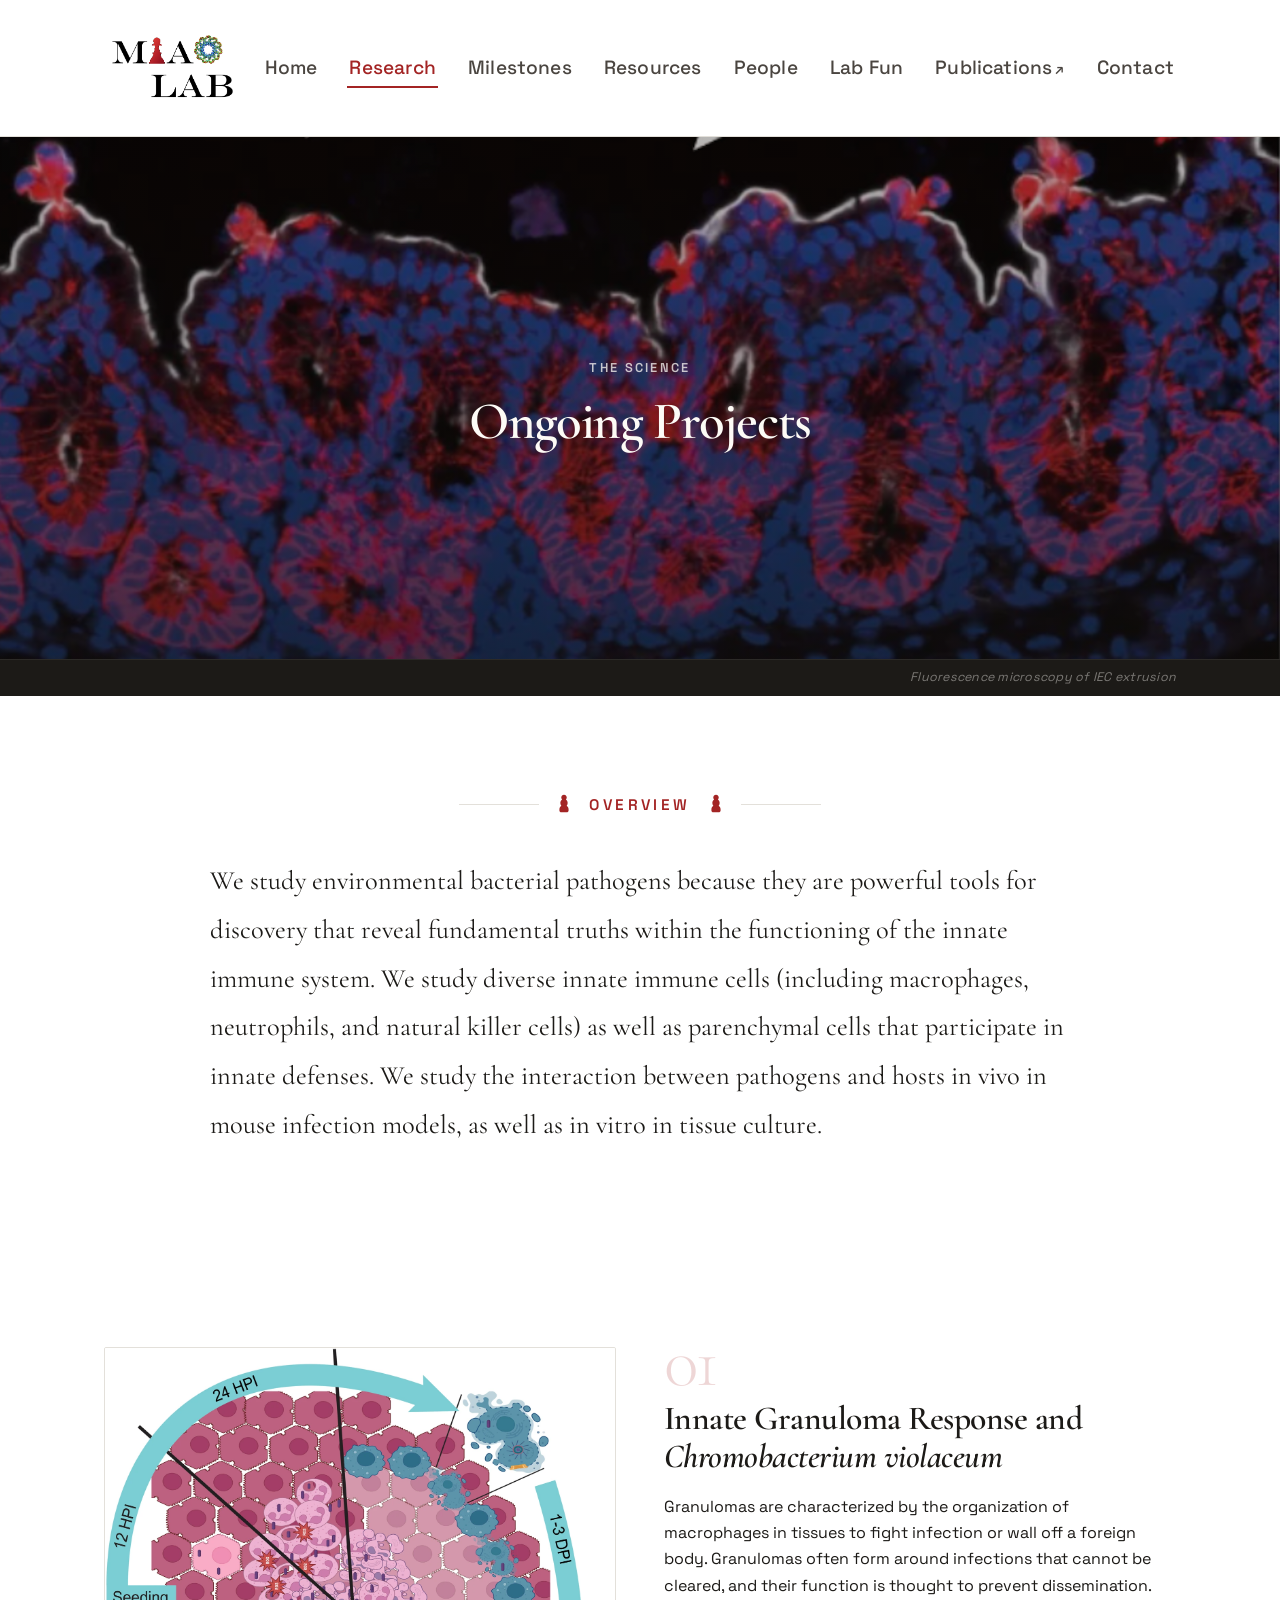
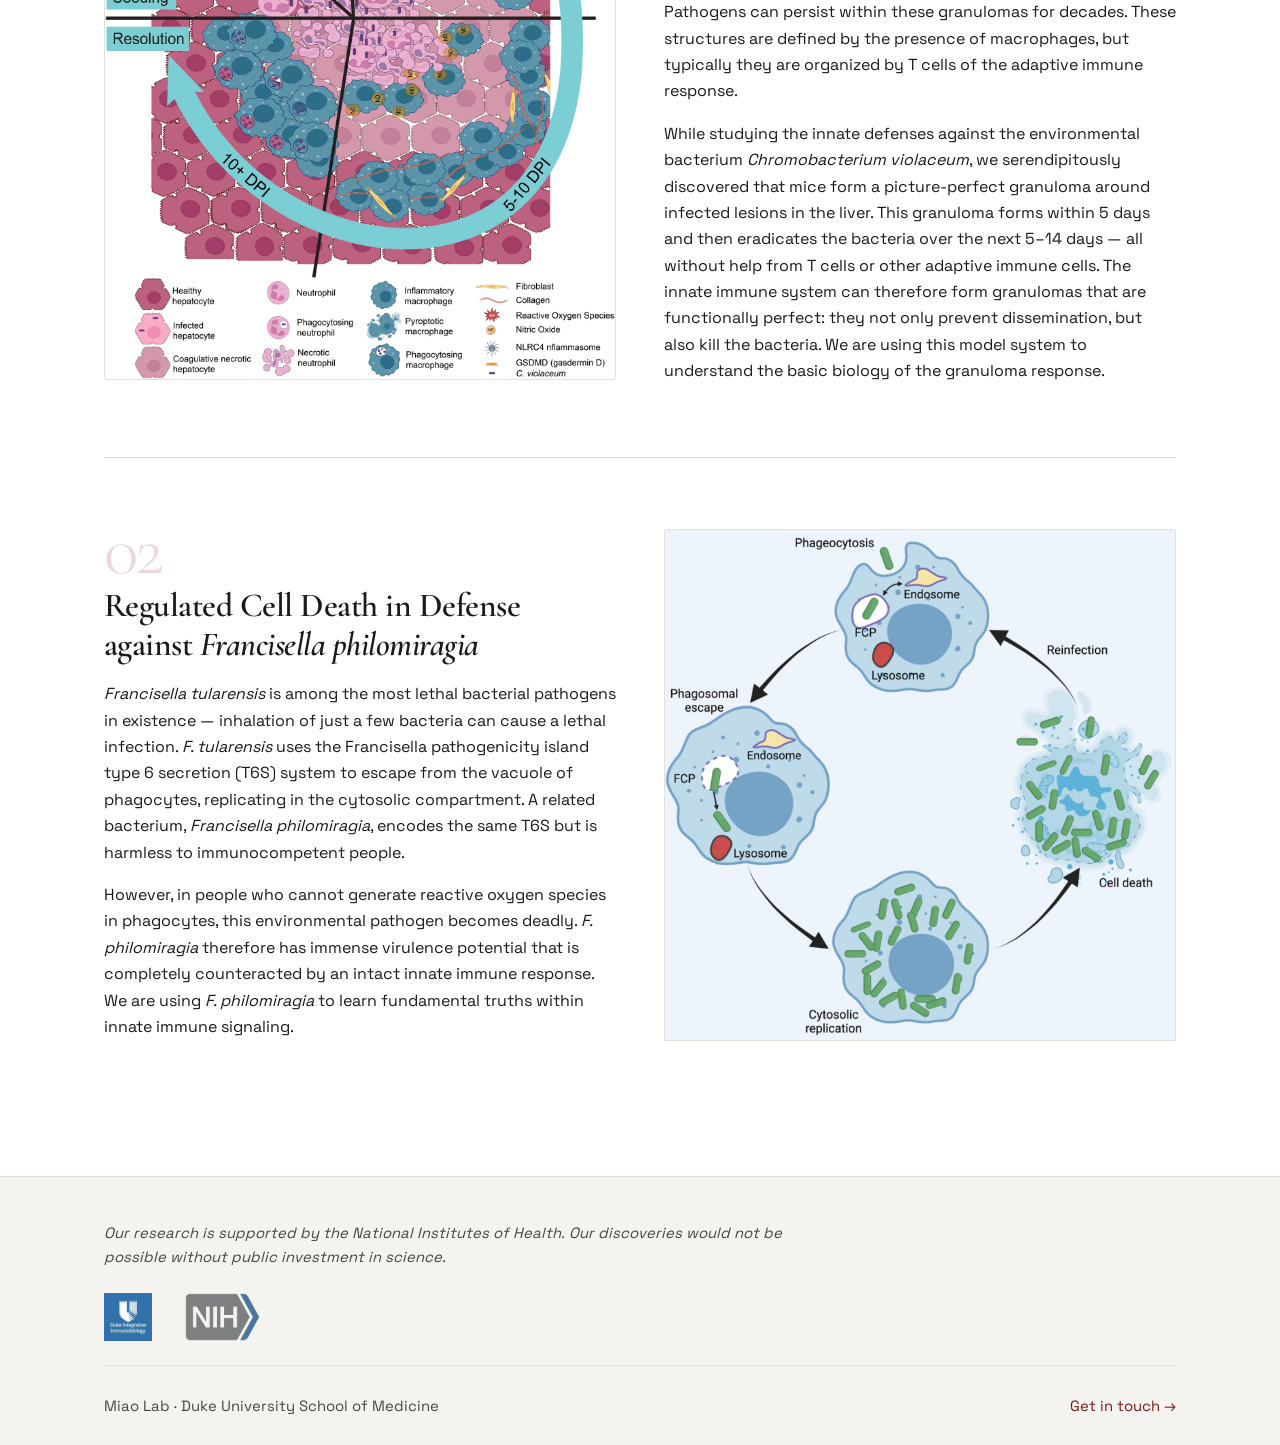
<file: research.html>
<!DOCTYPE html>
<html lang="en">
<head>
  <meta charset="UTF-8">
  <meta name="viewport" content="width=device-width, initial-scale=1.0">
  <title>Research — Miao Lab</title>

  <link rel="icon" href="img/logos/miao-lab-logo.png">

  <!-- Google Fonts: Cormorant Garamond (headings) + Space Grotesk (body) -->
  <link rel="preconnect" href="https://fonts.googleapis.com">
  <link rel="preconnect" href="https://fonts.gstatic.com" crossorigin>
  <link href="https://fonts.googleapis.com/css2?family=Cormorant+Garamond:ital,wght@0,400;0,500;0,600;0,700;1,400;1,500;1,600&family=Space+Grotesk:wght@400;500;600;700&display=swap" rel="stylesheet">

  <link rel="stylesheet" href="css/style.css">
</head>
<body>

<!-- =====================================================================
     NAVIGATION — identical on every page
     ===================================================================== -->
<header class="site-header">
  <nav class="nav">
    <a href="index.html" class="nav-brand">
      <img src="img/logos/miao-lab-logo.png" alt="Miao Lab logo">
    </a>
    <button class="nav-toggle" aria-label="Toggle navigation">
      <span></span><span></span><span></span>
    </button>
    <ul class="nav-links">
      <li><a href="index.html"    data-page="index.html">Home</a></li>
      <li><a href="research.html"   data-page="research.html">Research</a></li>
      <li><a href="milestones.html" data-page="milestones.html">Milestones</a></li>
      <li><a href="resources.html"   data-page="resources.html">Resources</a></li>
      <li><a href="people.html"     data-page="people.html">People</a></li>
      <li><a href="lab-fun.html"  data-page="lab-fun.html">Lab Fun</a></li>
      <li><a href="https://scholar.google.com/citations?view_op=list_works&hl=en&hl=en&user=ZDf7Q2kAAAAJ" target="_blank" rel="noopener" class="external">Publications</a></li>
      <li><a href="contact.html"  data-page="contact.html">Contact</a></li>
    </ul>
  </nav>
</header>

<main>

  <!-- ===================================================================
       IMAGE HERO
       Header image: img/headers/casp7-ko.png
       To swap: replace the src below with a new file from img/headers/.
       =================================================================== -->
  <section class="img-hero">
    <img class="img-hero-bg" src="img/headers/casp7-ko.png" alt="Fluorescence microscopy of IEC extrusion">
    <div class="img-hero-overlay"></div>
    <div class="img-hero-content">
      <p class="eyebrow">The Science</p>
      <h1>Ongoing Projects</h1>
    </div>
  </section>
  <div class="hero-caption">
    <div class="container">
      <p>Fluorescence microscopy of IEC extrusion</p>
    </div>
  </div>

  <!-- ===================================================================
       OVERVIEW — one-paragraph description of the research approach
       Edit the text inside <p class="hero-lede"> to update it.
       =================================================================== -->
  <section class="hero">
    <div class="container">
      <div class="pawn-divider" aria-hidden="true">
        <svg viewBox="0 0 24 24"><path d="M12 2c-1.66 0-3 1.34-3 3 0 .82.33 1.56.87 2.1C8.74 8.04 8 9.42 8 11c0 1.13.4 2.16 1.06 2.97C7.83 14.78 7 16.31 7 18v1c0 1.1.9 2 2 2h6c1.1 0 2-.9 2-2v-1c0-1.69-.83-3.22-2.06-4.03C15.6 13.16 16 12.13 16 11c0-1.58-.74-2.96-1.87-3.9.54-.54.87-1.28.87-2.1 0-1.66-1.34-3-3-3z"/></svg>
        <span class="eyebrow">Overview</span>
        <svg viewBox="0 0 24 24"><path d="M12 2c-1.66 0-3 1.34-3 3 0 .82.33 1.56.87 2.1C8.74 8.04 8 9.42 8 11c0 1.13.4 2.16 1.06 2.97C7.83 14.78 7 16.31 7 18v1c0 1.1.9 2 2 2h6c1.1 0 2-.9 2-2v-1c0-1.69-.83-3.22-2.06-4.03C15.6 13.16 16 12.13 16 11c0-1.58-.74-2.96-1.87-3.9.54-.54.87-1.28.87-2.1 0-1.66-1.34-3-3-3z"/></svg>
      </div>
      <p class="hero-lede">
        We study environmental bacterial pathogens because they are powerful tools for discovery that reveal
        fundamental truths within the functioning of the innate immune system. We study diverse innate immune
        cells (including macrophages, neutrophils, and natural killer cells) as well as parenchymal cells that
        participate in innate defenses. We study the interaction between pathogens and hosts in vivo in mouse
        infection models, as well as in vitro in tissue culture.
      </p>
    </div>
  </section>

  <!-- ===================================================================
       RESEARCH DIRECTIONS
       Each <article class="research-card"> is one research project.
       Odd-numbered cards: image LEFT, text RIGHT.
       Even-numbered cards: image RIGHT, text LEFT (CSS handles this automatically).

       TO ADD A NEW RESEARCH DIRECTION:
       1. Copy one of the <article> blocks below.
       2. Paste it at the end of the list (before </div>).
       3. Update: the image src, the title (h2), and the description paragraphs.
       4. Update the research-number accordingly (03, 04, …).
       =================================================================== -->
  <section class="block">
    <div class="container">
      <div class="research-list">

        <!-- Research direction 01: Innate Granuloma -->
        <article class="research-card">
          <!-- Image: place the figure in img/science/ and update src below -->
          <div class="research-media">
            <img src="img/science/granuloma-illustration.png" alt="Illustration of innate granuloma response around Chromobacterium violaceum infection">
          </div>
          <div class="research-text">
            <div class="research-number">01</div>
            <h2>Innate Granuloma Response and <em>Chromobacterium violaceum</em></h2>
            <p>Granulomas are characterized by the organization of macrophages in tissues to fight infection or
            wall off a foreign body. Granulomas often form around infections that cannot be cleared, and their
            function is thought to prevent dissemination. Pathogens can persist within these granulomas for
            decades. These structures are defined by the presence of macrophages, but typically they are
            organized by T cells of the adaptive immune response.</p>
            <p>While studying the innate defenses against the environmental bacterium <em>Chromobacterium
            violaceum</em>, we serendipitously discovered that mice form a picture-perfect granuloma around
            infected lesions in the liver. This granuloma forms within 5 days and then eradicates the bacteria
            over the next 5&ndash;14 days &mdash; all without help from T cells or other adaptive immune cells.
            The innate immune system can therefore form granulomas that are functionally perfect: they not only
            prevent dissemination, but also kill the bacteria. We are using this model system to understand the
            basic biology of the granuloma response.</p>
          </div>
        </article>

        <!-- Research direction 02: Regulated Cell Death -->
        <article class="research-card">
          <!-- Image appears on the right for even-numbered cards (handled by CSS) -->
          <div class="research-media">
            <img src="img/science/Fpcycle.jpeg" alt="Colony-forming unit data for Francisella philomiragia infection">
          </div>
          <div class="research-text">
            <div class="research-number">02</div>
            <h2>Regulated Cell Death in Defense against <em>Francisella philomiragia</em></h2>
            <p><em>Francisella tularensis</em> is among the most lethal bacterial pathogens in existence &mdash;
            inhalation of just a few bacteria can cause a lethal infection. <em>F. tularensis</em> uses the
            Francisella pathogenicity island type 6 secretion (T6S) system to escape from the vacuole of
            phagocytes, replicating in the cytosolic compartment. A related bacterium, <em>Francisella
            philomiragia</em>, encodes the same T6S but is harmless to immunocompetent people.</p>
            <p>However, in people who cannot generate reactive oxygen species in phagocytes, this environmental
            pathogen becomes deadly. <em>F. philomiragia</em> therefore has immense virulence potential that is
            completely counteracted by an intact innate immune response. We are using <em>F. philomiragia</em>
            to learn fundamental truths within innate immune signaling.</p>
          </div>
        </article>

      </div>
    </div>
  </section>

</main>

<!-- =====================================================================
     FOOTER — identical on every page
     ===================================================================== -->
<footer class="site-footer">
  <div class="container">
    <p class="footer-support">Our research is supported by the National Institutes of Health. Our discoveries would not be possible without public investment in science.</p>
    <div class="footer-logos">
      <img src="img/logos/IIBlogo.jpeg" alt="Duke Integrative Immunobiology">
      <img src="img/logos/NIH-Symbol.png" alt="National Institutes of Health">
    </div>
    <div class="footer-bottom">
      <span class="addr">Miao Lab &middot; Duke University School of Medicine</span>
      <a href="contact.html">Get in touch &rarr;</a>
    </div>
  </div>
</footer>

<script src="js/main.js"></script>
</body>
</html>
</file>
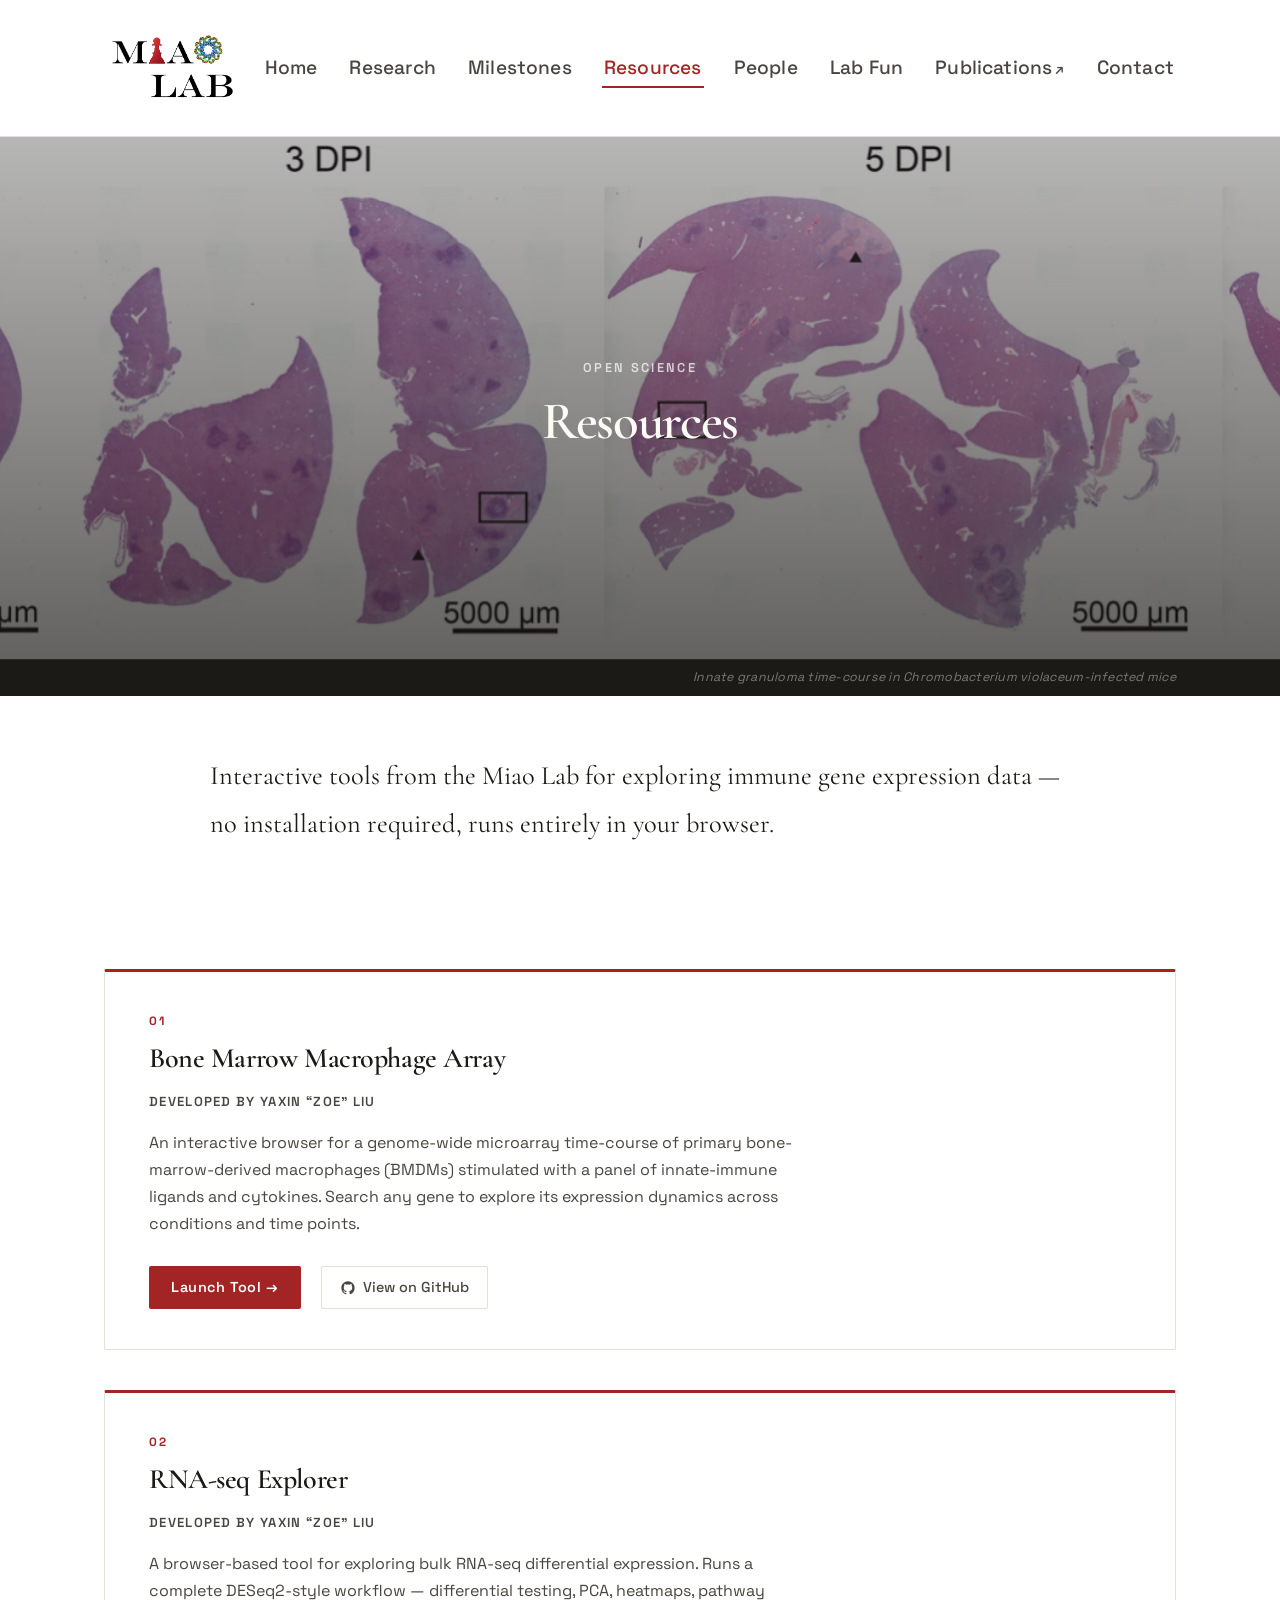
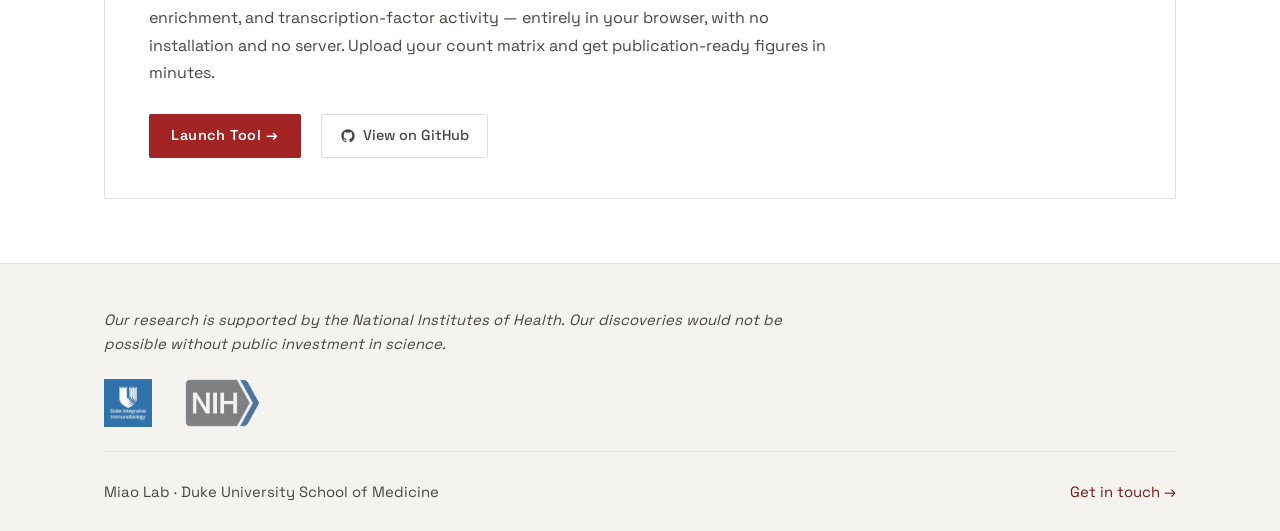
<file: resources.html>
<!DOCTYPE html>
<html lang="en">
<head>
  <meta charset="UTF-8">
  <meta name="viewport" content="width=device-width, initial-scale=1.0">
  <title>Resources — Miao Lab</title>

  <link rel="icon" href="img/logos/miao-lab-logo.png">

  <!-- Google Fonts: Cormorant Garamond (headings) + Space Grotesk (body) -->
  <link rel="preconnect" href="https://fonts.googleapis.com">
  <link rel="preconnect" href="https://fonts.gstatic.com" crossorigin>
  <link href="https://fonts.googleapis.com/css2?family=Cormorant+Garamond:ital,wght@0,400;0,500;0,600;0,700;1,400;1,500;1,600&family=Space+Grotesk:wght@400;500;600;700&display=swap" rel="stylesheet">

  <link rel="stylesheet" href="css/style.css">
</head>
<body>

<!-- =====================================================================
     NAVIGATION — identical on every page
     ===================================================================== -->
<header class="site-header">
  <nav class="nav">
    <a href="index.html" class="nav-brand">
      <img src="img/logos/miao-lab-logo.png" alt="Miao Lab logo">
    </a>
    <button class="nav-toggle" aria-label="Toggle navigation">
      <span></span><span></span><span></span>
    </button>
    <ul class="nav-links">
      <li><a href="index.html"       data-page="index.html">Home</a></li>
      <li><a href="research.html"    data-page="research.html">Research</a></li>
      <li><a href="milestones.html"  data-page="milestones.html">Milestones</a></li>
      <li><a href="resources.html"   data-page="resources.html">Resources</a></li>
      <li><a href="people.html"      data-page="people.html">People</a></li>
      <li><a href="lab-fun.html"     data-page="lab-fun.html">Lab Fun</a></li>
      <li><a href="https://scholar.google.com/citations?view_op=list_works&hl=en&hl=en&user=ZDf7Q2kAAAAJ" target="_blank" rel="noopener" class="external">Publications</a></li>
      <li><a href="contact.html"     data-page="contact.html">Contact</a></li>
    </ul>
  </nav>
</header>

<main>

  <!-- ===================================================================
       IMAGE HERO
       Header image: img/headers/granuloma-timecourse.png
       =================================================================== -->
  <section class="img-hero">
    <img class="img-hero-bg" src="img/headers/granuloma-timecourse.png" alt="Granuloma time-course microscopy data">
    <div class="img-hero-overlay"></div>
    <div class="img-hero-content">
      <p class="eyebrow">Open Science</p>
      <h1>Resources</h1>
    </div>
  </section>
  <div class="hero-caption">
    <div class="container">
      <p>Innate granuloma time-course in <em>Chromobacterium violaceum</em>-infected mice</p>
    </div>
  </div>

  <!-- ===================================================================
       INTRO
       =================================================================== -->
  <section class="hero">
    <div class="container">
      <p class="hero-lede">
        Interactive tools from the Miao Lab for exploring immune gene expression data —
        no installation required, runs entirely in your browser.
      </p>
    </div>
  </section>

  <!-- ===================================================================
       RESOURCE CARDS
       Each <article class="resource-card"> is one tool.

       TO ADD A RESOURCE:
       1. Copy one <article> block below.
       2. Paste it at the end of the list.
       3. Update: resource-number, h2 title, developer, description,
          and the href values on both buttons.
       =================================================================== -->
  <section class="block">
    <div class="container">
      <div class="resource-list">

        <!-- ── Tool 1: Bone Marrow Macrophage Array ───────────────────── -->
        <article class="resource-card">
          <div class="resource-number">01</div>
          <h2>Bone Marrow Macrophage Array</h2>
          <span class="resource-developer">Developed by Yaxin &ldquo;Zoe&rdquo; Liu</span>
          <p>
            An interactive browser for a genome-wide microarray time-course of primary bone-marrow-derived
            macrophages (BMDMs) stimulated with a panel of innate-immune ligands and cytokines. Search any
            gene to explore its expression dynamics across conditions and time points.
          </p>
          <div class="resource-links">
            <a class="btn-launch" href="https://zoeliu-duke.github.io/macarray/" target="_blank" rel="noopener">
              Launch Tool &rarr;
            </a>
            <a class="btn-github" href="https://github.com/Zoeliu-duke/macarray" target="_blank" rel="noopener">
              <svg width="16" height="16" viewBox="0 0 24 24" fill="currentColor" aria-hidden="true">
                <path d="M12 2C6.477 2 2 6.477 2 12c0 4.42 2.865 8.166 6.839 9.489.5.092.682-.217.682-.482 0-.237-.008-.866-.013-1.7-2.782.604-3.369-1.34-3.369-1.34-.454-1.156-1.11-1.464-1.11-1.464-.908-.62.069-.608.069-.608 1.003.07 1.531 1.03 1.531 1.03.892 1.529 2.341 1.087 2.91.831.092-.646.35-1.086.636-1.336-2.22-.253-4.555-1.11-4.555-4.943 0-1.091.39-1.984 1.029-2.683-.103-.253-.446-1.27.098-2.647 0 0 .84-.269 2.75 1.025A9.578 9.578 0 0112 6.836a9.59 9.59 0 012.504.337c1.909-1.294 2.747-1.025 2.747-1.025.546 1.377.203 2.394.1 2.647.64.699 1.028 1.592 1.028 2.683 0 3.842-2.339 4.687-4.566 4.935.359.309.678.919.678 1.852 0 1.336-.012 2.415-.012 2.743 0 .267.18.579.688.481C19.138 20.163 22 16.418 22 12c0-5.523-4.477-10-10-10z"/>
              </svg>
              View on GitHub
            </a>
          </div>
        </article>

        <!-- ── Tool 2: RNA-seq Explorer ───────────────────────────────── -->
        <article class="resource-card">
          <div class="resource-number">02</div>
          <h2>RNA-seq Explorer</h2>
          <span class="resource-developer">Developed by Yaxin &ldquo;Zoe&rdquo; Liu</span>
          <p>
            A browser-based tool for exploring bulk RNA-seq differential expression. Runs a complete
            DESeq2-style workflow &mdash; differential testing, PCA, heatmaps, pathway enrichment, and
            transcription-factor activity &mdash; entirely in your browser, with no installation and no server.
            Upload your count matrix and get publication-ready figures in minutes.
          </p>
          <div class="resource-links">
            <a class="btn-launch" href="https://zoeliu-duke.github.io/RNAseqExplorer/" target="_blank" rel="noopener">
              Launch Tool &rarr;
            </a>
            <a class="btn-github" href="https://github.com/Zoeliu-duke/RNAseqExplorer" target="_blank" rel="noopener">
              <svg width="16" height="16" viewBox="0 0 24 24" fill="currentColor" aria-hidden="true">
                <path d="M12 2C6.477 2 2 6.477 2 12c0 4.42 2.865 8.166 6.839 9.489.5.092.682-.217.682-.482 0-.237-.008-.866-.013-1.7-2.782.604-3.369-1.34-3.369-1.34-.454-1.156-1.11-1.464-1.11-1.464-.908-.62.069-.608.069-.608 1.003.07 1.531 1.03 1.531 1.03.892 1.529 2.341 1.087 2.91.831.092-.646.35-1.086.636-1.336-2.22-.253-4.555-1.11-4.555-4.943 0-1.091.39-1.984 1.029-2.683-.103-.253-.446-1.27.098-2.647 0 0 .84-.269 2.75 1.025A9.578 9.578 0 0112 6.836a9.59 9.59 0 012.504.337c1.909-1.294 2.747-1.025 2.747-1.025.546 1.377.203 2.394.1 2.647.64.699 1.028 1.592 1.028 2.683 0 3.842-2.339 4.687-4.566 4.935.359.309.678.919.678 1.852 0 1.336-.012 2.415-.012 2.743 0 .267.18.579.688.481C19.138 20.163 22 16.418 22 12c0-5.523-4.477-10-10-10z"/>
              </svg>
              View on GitHub
            </a>
          </div>
        </article>

      </div>
    </div>
  </section>

</main>

<!-- =====================================================================
     FOOTER — identical on every page
     ===================================================================== -->
<footer class="site-footer">
  <div class="container">
    <p class="footer-support">Our research is supported by the National Institutes of Health. Our discoveries would not be possible without public investment in science.</p>
    <div class="footer-logos">
      <img src="img/logos/IIBlogo.jpeg" alt="Duke Integrative Immunobiology">
      <img src="img/logos/NIH-Symbol.png" alt="National Institutes of Health">
    </div>
    <div class="footer-bottom">
      <span class="addr">Miao Lab &middot; Duke University School of Medicine</span>
      <a href="contact.html">Get in touch &rarr;</a>
    </div>
  </div>
</footer>

<script src="js/main.js"></script>
</body>
</html>
</file>
<file: css/style.css>
/* ==========================================================================
   Miao Lab — Main Stylesheet

   QUICK REFERENCE FOR EDITORS
   ─────────────────────────────────────────────────────────────────────────
   • To change a COLOR: edit the hex value in :root below (e.g. --color-red)
   • To change a FONT: edit --font-serif or --font-sans in :root
   • To change the site MAX WIDTH: edit --max-width in :root
   • Fonts are loaded from Google Fonts — see the <link> tags in each HTML file

   FILE STRUCTURE (what styles what)
   ─────────────────────────────────────────────────────────────────────────
   1.  Design tokens (colors, fonts, spacing)
   2.  Base / reset
   3.  Buttons
   4.  Chess pawn divider
   5.  Header & navigation
   6.  Homepage video hero
   7.  Homepage hero text block
   8.  Page hero — plain text header (used on People, Lab Fun, Contact)
   9.  Image hero — full-bleed image header (used on Research)
   10. Content sections (.block)
   11. Homepage philosophy / Evolution two-column layout
   12. Research cards
   13. People grid & cards
   14. Lab Fun gallery
   15. Contact
   16. Footer
   17. Utility classes
   ========================================================================== */


/* ==========================================================================
   1. Design Tokens
   Change colors and fonts here — they cascade everywhere automatically.
   ========================================================================== */

:root {
  /* --- Colors --- */
  --color-cream:      #ffffff;        /* page background (white) */
  --color-cream-deep: #f4f3f0;        /* alternate section background (off-white) */
  --color-ink:        #1c1a17;        /* primary text / dark backgrounds */
  --color-ink-soft:   #4a4540;        /* secondary / body text */
  --color-red:        #a32424;        /* accent — headings, labels, active states */
  --color-red-deep:   #7a1818;        /* accent hover state */
  --color-teal:       #2f6f6a;        /* unused accent, available if needed */
  --color-gold:       #c8a24a;        /* dot separator color in video hero tagline */
  --color-line:       #e3e0da;        /* borders and dividers */

  /* --- Fonts ---
     Loaded from Google Fonts (see <link> in each HTML <head>).
     --font-serif  → used for all headings and the main lede paragraph
     --font-sans   → used for body text, nav, labels, captions */
  --font-serif: "Cormorant Garamond", "Iowan Old Style", Georgia, serif;
  --font-sans:  "Space Grotesk", -apple-system, BlinkMacSystemFont, "Segoe UI", sans-serif;

  /* --- Layout --- */
  --max-width: 1120px; /* maximum width of all page content */
  --radius:    2px;    /* border-radius on cards, buttons, images */
}


/* ==========================================================================
   2. Base / Reset
   ========================================================================== */

* { box-sizing: border-box; }

html { scroll-behavior: smooth; }

body {
  margin: 0;
  font-family: var(--font-sans);
  color: var(--color-ink);
  background: var(--color-cream);
  line-height: 1.65;
  -webkit-font-smoothing: antialiased;
}

img { max-width: 100%; display: block; }

a { color: var(--color-red-deep); text-decoration: none; }
a:hover { text-decoration: underline; }

/* Heading scale — all headings use the serif font */
h1, h2, h3, h4 {
  font-family: var(--font-serif);
  font-weight: 600;
  line-height: 1.15;
  letter-spacing: -0.015em;
  color: var(--color-ink);
  margin: 0 0 0.5em;
}
h1 { font-size: 2.75rem; }
h2 { font-size: 2.1rem; }
h3 { font-size: 1.55rem; }
h4 { font-size: 1.2rem; }

/* Centered, max-width wrapper used on every page */
.container {
  max-width: var(--max-width);
  margin: 0 auto;
  padding: 0 24px;
}

/* Small all-caps label above section titles */
.eyebrow {
  font-family: var(--font-sans);
  font-size: 0.8rem;
  font-weight: 600;
  letter-spacing: 0.18em;
  text-transform: uppercase;
  color: var(--color-red);
}


/* ==========================================================================
   3. Buttons
   Usage: <a class="btn">Default</a>  or  <a class="btn btn-primary">Red</a>
   ========================================================================== */

.btn {
  display: inline-block;
  font-family: var(--font-sans);
  font-weight: 600;
  font-size: 0.9rem;
  letter-spacing: 0.05em;
  padding: 0.75em 1.7em;
  border-radius: var(--radius);
  border: 1px solid var(--color-ink);
  color: var(--color-ink);
  background: transparent;
  transition: all 0.15s ease;
}
.btn:hover { background: var(--color-ink); color: var(--color-cream); text-decoration: none; }

/* Red filled button (used for "Meet the Lab" CTA) */
.btn-primary { background: var(--color-red); border-color: var(--color-red); color: #fff; }
.btn-primary:hover { background: var(--color-red-deep); border-color: var(--color-red-deep); color: #fff; }


/* ==========================================================================
   4. Chess Pawn Divider
   A centered decorative divider with two pawn SVGs flanking a label.
   Usage in HTML:
     <div class="pawn-divider" aria-hidden="true">
       <svg ...>...</svg>
       <span class="eyebrow">Section Title</span>
       <svg ...>...</svg>
     </div>
   ========================================================================== */

.pawn-divider {
  display: flex;
  align-items: center;
  justify-content: center;
  gap: 14px;
  margin: 2.5rem 0;
  color: var(--color-red);
}
/* Horizontal lines on either side of the divider */
.pawn-divider::before,
.pawn-divider::after {
  content: "";
  height: 1px;
  width: 80px;
  background: var(--color-line);
}
.pawn-divider svg { width: 22px; height: 22px; fill: currentColor; }
.pawn-divider .eyebrow { font-size: 0.96rem; letter-spacing: 0.22em; }


/* ==========================================================================
   5. Header & Navigation
   The nav is sticky — it stays at the top while the user scrolls.
   ========================================================================== */

.site-header {
  position: sticky;
  top: 10;
  z-index: 50;
  background: rgba(255, 255, 255, 0.94);
  backdrop-filter: blur(6px); /* frosted-glass effect */
  border-bottom: 1px solid var(--color-line);
}

.nav {
  max-width: var(--max-width);
  margin: 0 auto;
  padding: 28px 24px;
  display: flex;
  align-items: center;
  justify-content: space-between;
}

/* Logo + lab name on the left */
.nav-brand {
  display: flex;
  align-items: center;
  gap: 20px;
  font-family: var(--font-serif);
  font-weight: 700;
  font-size: 1.05rem;
  color: var(--color-ink);
}
.nav-brand:hover { text-decoration: none; }
.nav-brand img { height: 80px; width: auto; }

/* Navigation links on the right */
.nav-links {
  display: flex;
  align-items: center;
  gap: 28px;
  list-style: none;
  margin: 0;
  padding: 0;
}
.nav-links a {
  color: var(--color-ink-soft);
  font-size: 1.2rem;
  font-weight: 500;
  letter-spacing: 0.01em;
  padding: 6px 2px;
  border-bottom: 2px solid transparent;
}
.nav-links a:hover,
.nav-links a.active {
  color: var(--color-red);
  text-decoration: none;
  border-bottom-color: var(--color-red);
}
/* External links (Publications) get an arrow indicator */
.nav-links a.external::after {
  content: "↗";
  font-size: 0.75em;
  margin-left: 3px;
}

/* Hamburger button — hidden on desktop, shown on mobile */
.nav-toggle {
  display: none;
  background: none;
  border: 1px solid var(--color-line);
  border-radius: var(--radius);
  padding: 8px 10px;
  cursor: pointer;
}
.nav-toggle span {
  display: block;
  width: 20px;
  height: 2px;
  background: var(--color-ink);
  margin: 4px 0;
}

/* Mobile nav — collapses into a dropdown below the header */
@media (max-width: 760px) {
  .nav-toggle { display: block; }
  .nav-links {
    position: absolute;
    top: 100%;
    left: 0;
    right: 0;
    background: var(--color-cream);
    border-bottom: 1px solid var(--color-line);
    flex-direction: column;
    align-items: flex-start;
    gap: 0;
    padding: 8px 24px 16px;
    display: none;
  }
  .nav-links.open { display: flex; }
  .nav-links li { width: 100%; }
  .nav-links a { display: block; padding: 10px 0; }
}


/* ==========================================================================
   6. Homepage Video Hero
   Full-bleed video section — the first thing visitors see.
   The video file lives in img/headers/.
   To resize: adjust max-height (e.g. 50vh = shorter, 80vh = taller).
   aspect-ratio matches the video's native dimensions (256×230 px).
   ========================================================================== */

.video-hero {
  position: relative;
  width: 100%;
  aspect-ratio: 250 / 230; /* matches native video dimensions */
  max-height: 80vh; /* caps height so it doesn't fill the whole screen */
  overflow: hidden;
  display: flex;
  align-items: center;
  justify-content: center;
  background: #000;
}
.video-hero-bg {
  position: absolute;
  inset: 0;
  width: 100%;
  height: 100%;
  object-fit: cover;
}
/* Dark gradient overlay so the text on top remains readable */
.video-hero-overlay {
  position: absolute;
  inset: 0;
  background: linear-gradient(180deg, rgba(17, 15, 13, 0.25) 0%, rgba(17, 15, 13, 0.55) 100%);
}
.video-hero-content {
  position: relative;
  z-index: 1;
  text-align: center;
}
/* Tagline text shown on top of the dark video */
.hero-tagline.on-dark { color: #fdfbf6; }
.hero-tagline.on-dark .sep { color: var(--color-gold); }


/* ==========================================================================
   7. Hero Text Block
   The large introductory paragraph block used on Home and Research pages.
   .hero-lede  → the big serif paragraph(s)
   .hero-tagline → the small all-caps label above it
   ========================================================================== */

.hero {
  padding: 56px 0;
  text-align: center;
  background: var(--color-cream);
}
.hero-tagline {
  font-family: var(--font-sans);
  font-size: 1.4rem;
  font-weight: 600;
  letter-spacing: 0.2em;
  text-transform: uppercase;
  color: var(--color-ink-soft);
  margin-bottom: 0;
}
.hero-tagline .sep { color: var(--color-red); margin: 0 0.6em; }

/* Main introductory paragraph — large serif, left-aligned within a centered container */
.hero-lede {
  max-width: 860px;
  margin: 0 auto 1.4em;
  font-family: var(--font-serif);
  font-size: 1.65rem;  /* increase or decrease to change lede text size */
  font-weight: 400;
  line-height: 1.85;
  color: var(--color-ink);
  text-align: left;
}
.hero-lede:last-child { margin-bottom: 0; }


/* ==========================================================================
   8. Plain Page Hero
   Simple text-only header used on People, Lab Fun, and Contact pages.
   ========================================================================== */

.page-hero {
  padding: 56px 0 36px;
  text-align: center;
  border-bottom: 1px solid var(--color-line);
  background: var(--color-cream-deep);
}
.page-hero h1 { font-size: 3rem; letter-spacing: -0.025em; }
.page-hero p  { color: var(--color-ink-soft); max-width: 640px; margin: 0 auto; }


/* ==========================================================================
   9. Image Hero
   Full-bleed image header used on the Research page.
   Header images live in img/headers/.

   If you replace the header image with one of different dimensions,
   update the aspect-ratio value to match: width / height.
   (Current image: granuloma-timecourse.png, 1992 × 432 px)
   ========================================================================== */

.img-hero {
  position: relative;
  width: 100%;
  height: clamp(400px, 58vh, 680px); /* fixed banner height — works for any photo ratio */
  overflow: hidden;
  display: flex;
  align-items: center;
  justify-content: center;
  background: var(--color-ink);
}
.img-hero-bg {
  position: absolute;
  inset: 0;
  width: 100%;
  height: 100%;
  object-fit: cover;
}
/* Dark gradient so overlaid text stays readable */
.img-hero-overlay {
  position: absolute;
  inset: 0;
  background: linear-gradient(180deg, rgba(17, 15, 13, 0.3) 0%, rgba(17, 15, 13, 0.65) 100%);
}
.img-hero-content {
  position: relative;
  z-index: 1;
  text-align: center;
  padding: 40px 24px;
}
.img-hero-content .eyebrow { color: rgba(253, 251, 246, 0.75); }
.img-hero-content h1 { color: #fdfbf6; font-size: 3.3rem; letter-spacing: -0.025em; margin-bottom: 0; }

/* Thin caption bar that sits flush below the hero image */
.hero-caption {
  background: var(--color-ink);
  border-top: 1px solid rgba(255, 255, 255, 0.07);
}
.hero-caption .container {
  display: flex;
  justify-content: flex-end;
  padding-top: 7px;
  padding-bottom: 8px;
}
.hero-caption p {
  margin: 0;
  font-size: 0.78rem;
  color: rgba(253, 251, 246, 0.42);
  font-style: italic;
  letter-spacing: 0.02em;
}


/* ==========================================================================
   10. Content Sections
   .block       → standard white section  (padding top + bottom)
   .block.alt   → same but cream-deep background (alternating sections)
   .block.dark  → dark ink background (used for the "Meet the Lab" CTA)
   ========================================================================== */

section.block { padding: 64px 0; }
section.block.alt  { background: var(--color-cream-deep); }
section.block.dark { background: var(--color-ink); color: #ece6d8; }
section.block.dark h2,
section.block.dark h3 { color: #fff; }


/* ==========================================================================
   11. Philosophy / Evolution Two-Column Layout
   Used on the homepage Evolution section.
   Left column is text (2fr), right column is the image (1.5fr).
   To flip image left / text right: swap the column order in the HTML.
   ========================================================================== */

.philosophy-grid {
  display: grid;
  grid-template-columns: 2fr 1.5fr; /* text:image ratio — adjust to taste */
  gap: 64px;
  align-items: start;
}
.philosophy-grid figure { margin: 0; }
.philosophy-grid figcaption {
  font-size: 0.93rem;
  color: var(--color-ink-soft);
  margin-top: 10px;
  text-align: center;
  font-style: italic;
}
.philosophy-text h3 { font-size: 1.8rem; letter-spacing: -0.02em; }
.philosophy-text p  { color: var(--color-ink-soft); }

/* Pull quote with a red left border */
blockquote.lit {
  font-family: var(--font-serif);
  font-style: italic;
  font-size: 1.15rem;
  font-weight: 400;
  line-height: 1.7;
  color: var(--color-ink);
  border-left: 2px solid var(--color-red);
  padding-left: 20px;
  margin: 1.6rem 0;
}

/* Stack to single column on narrow screens */
@media (max-width: 820px) {
  .philosophy-grid { grid-template-columns: 1fr; }
}


/* ==========================================================================
   12. Research Cards
   Each research direction is a two-column card: image | text (or text | image).
   Even-numbered cards automatically flip the image to the right side.
   To add a new research direction: copy an <article class="research-card"> block
   in research.html and update the image src, title, and description text.
   ========================================================================== */

.research-list { display: flex; flex-direction: column; gap: 0; }

.research-card {
  display: grid;
  grid-template-columns: 1fr 1fr;
  gap: 48px;
  align-items: center;
  padding: 56px 0;
  border-bottom: 1px solid var(--color-line);
}
.research-card:last-child { border-bottom: none; }

/* Even cards: move the image to the right by changing its order */
.research-card:nth-child(even) .research-media { order: 2; }

/* Large faint number in the top-left of each card */
.research-number {
  font-family: var(--font-serif);
  font-size: 4.5rem;
  font-weight: 300;
  letter-spacing: -0.04em;
  color: var(--color-red);
  opacity: 0.18;
  line-height: 1;
  margin-bottom: 0.1rem;
}
.research-media img {
  border-radius: var(--radius);
  border: 1px solid var(--color-line);
}
/* Dashed box shown when no image is available yet */
.research-media.placeholder {
  aspect-ratio: 4 / 3;
  border: 1.5px dashed var(--color-line);
  border-radius: var(--radius);
  display: flex;
  align-items: center;
  justify-content: center;
  color: var(--color-ink-soft);
  font-size: 0.98rem;
  background: var(--color-cream-deep);
  text-align: center;
  padding: 1rem;
}
.research-card p.placeholder-text { color: var(--color-ink-soft); font-style: italic; }

/* Stack to single column on narrow screens */
@media (max-width: 820px) {
  .research-card,
  .research-card:nth-child(even) .research-media { grid-template-columns: 1fr; order: 0; }
}


/* ==========================================================================
   13. Milestones Timeline
   Each milestone is a two-column row: large faint number | text + link.
   To add a milestone: copy a <article class="milestone"> block in
   milestones.html and paste it before the closing </div>.
   ========================================================================== */

.milestone-list { display: flex; flex-direction: column; }

.milestone {
  display: grid;
  grid-template-columns: 88px 1fr;
  gap: 48px;
  align-items: start;
  padding: 56px 0;
  border-bottom: 1px solid var(--color-line);
}
.milestone:last-child { border-bottom: none; }

/* Large faint ordinal number — matches the research-number style */
.milestone-number {
  font-family: var(--font-serif);
  font-size: 4.5rem;
  font-weight: 300;
  letter-spacing: -0.04em;
  color: var(--color-red);
  opacity: 0.18;
  line-height: 1;
}

.milestone-body h2 { margin-bottom: 0.75rem; }
.milestone-body p { color: var(--color-ink-soft); margin: 0 0 1rem; }
.milestone-body p:last-of-type { margin-bottom: 0; }

/* "Read the paper →" inline link at the end of each milestone */
.milestone-link {
  display: inline-block;
  margin-top: 1.1rem;
  font-size: 0.9rem;
  font-weight: 600;
  letter-spacing: 0.06em;
  text-transform: uppercase;
  color: var(--color-red);
}
.milestone-link:hover { text-decoration: underline; }

@media (max-width: 620px) {
  .milestone { grid-template-columns: 1fr; gap: 12px; padding: 40px 0; }
  .milestone-number { font-size: 3rem; }
}


/* ==========================================================================
   14. People Grid & Cards
   Cards auto-fill the row. The PI uses .people-grid--single to stay centered.

   To add a new lab member:
   1. Create a folder:  img/people/[Name]/
   2. Add a photo:      img/people/[Name]/photo.jpg
   3. Copy a <div class="people-card"> block in people.html and fill in details.

   Photo aspect ratios:
   • Default (.people-photo)             → square (1:1)
   • Landscape photo (.people-photo--landscape) → 3:2
   ========================================================================== */

.people-grid {
  display: grid;
  grid-template-columns: repeat(auto-fit, minmax(300px, 1fr));
  gap: 32px;
}
/* Single-card row (e.g. PI) — kept narrow and centered */
.people-grid--single {
  grid-template-columns: minmax(300px, 400px);
  justify-content: center;
}

.people-card {
  background: #fff;
  border: 1px solid var(--color-line);
  border-radius: var(--radius);
  overflow: hidden;
  text-align: center;
}
.people-photo {
  aspect-ratio: 1;             /* square crop by default */
  background: var(--color-cream-deep);
  display: flex;
  align-items: center;
  justify-content: center;
  color: var(--color-ink-soft);
  border-bottom: 1px solid var(--color-line);
}
.people-photo svg { width: 46%; height: 46%; opacity: 0.5; } /* placeholder silhouette */
.people-photo img { width: 100%; height: 100%; object-fit: cover; }
.people-photo--landscape { aspect-ratio: 3 / 2; } /* use for landscape photos */

.people-info { padding: 16px 14px 20px; }
.people-info .name { font-family: var(--font-serif); font-weight: 600; font-size: 1.3rem; letter-spacing: -0.01em; }
.people-info .role { font-size: 0.8rem; color: var(--color-red); margin: 3px 0 10px; text-transform: uppercase; letter-spacing: 0.12em; font-weight: 600; }
.people-info .bio  { font-size: 0.95rem; color: var(--color-ink-soft); line-height: 1.6; }

/* Section headings within the People page (Principal Investigator / Lab Members / Alumni) */
.people-section-title {
  font-family: var(--font-sans);
  font-size: 0.8rem;
  font-weight: 600;
  letter-spacing: 0.16em;
  text-transform: uppercase;
  color: var(--color-ink-soft);
  margin: 56px 0 22px;
  padding-bottom: 10px;
  border-bottom: 1px solid var(--color-line);
}
.people-section-title:first-of-type { margin-top: 0; }

/* Alumni line list — simpler than cards: one row per person */
.alumni-list { list-style: none; margin: 0; padding: 0; }
.alumni-row {
  display: flex;
  justify-content: space-between;
  align-items: baseline;
  gap: 24px;
  padding: 14px 0;
  border-bottom: 1px solid var(--color-line);
}
.alumni-row:first-child { border-top: 1px solid var(--color-line); }
.alumni-name { font-family: var(--font-serif); font-size: 1.15rem; font-weight: 600; }
.alumni-now  { font-size: 0.9rem; color: var(--color-ink-soft); flex-shrink: 0; }


/* ==========================================================================
   14. Lab Fun — Photo Feed
   Two-column grid, newest photo first (top-left).

   To add a photo:
   1. Drop the file into img/lab-fun/
   2. Copy one <article class="moment"> block in lab-fun.html
   3. Paste it BEFORE the first existing <article> (so it appears at the top)
   4. Update: src, alt, date, title, and description
   ========================================================================== */

.moments-grid {
  display: grid;
  grid-template-columns: repeat(2, 1fr);
  gap: 52px 40px;
}
.moment img {
  width: 100%;
  aspect-ratio: 4 / 3;
  object-fit: cover;
  border-radius: var(--radius);
  display: block;
  background: var(--color-cream-deep);
}
.moment-placeholder {
  aspect-ratio: 4 / 3;
  background: var(--color-cream-deep);
  border-radius: var(--radius);
  border: 1.5px dashed var(--color-line);
  display: flex;
  align-items: center;
  justify-content: center;
  color: var(--color-ink-soft);
  font-size: 0.93rem;
}
.moment-caption { padding: 12px 0 0; }
.moment-date {
  display: block;
  font-size: 0.8rem;
  font-weight: 600;
  letter-spacing: 0.1em;
  text-transform: uppercase;
  color: var(--color-red);
  margin-bottom: 4px;
}
.moment-title {
  display: block;
  font-family: var(--font-serif);
  font-size: 1.2rem;
  font-weight: 600;
  color: var(--color-ink);
  margin-bottom: 4px;
}
.moment p { font-size: 0.93rem; color: var(--color-ink-soft); margin: 0; line-height: 1.55; }

/* Single photo in its own section: span full width, center, and cap at a readable size */
.moments-grid .moment:only-child {
  grid-column: 1 / -1;
  max-width: 820px;
  justify-self: center;
  width: 100%;
}

@media (max-width: 640px) {
  .moments-grid { grid-template-columns: 1fr; gap: 40px; }
}


/* ==========================================================================
   15. Contact Page
   Two-column layout: info card on the left, embedded map on the right.
   ========================================================================== */

.contact-grid {
  display: grid;
  grid-template-columns: 1.1fr 0.9fr;
  gap: 48px;
}
.contact-card {
  background: #fff;
  border: 1px solid var(--color-line);
  border-radius: var(--radius);
  padding: 28px;
}
.contact-card h3 { font-size: 1.2rem; }
.contact-card .field { margin-bottom: 1.1rem; }
.contact-card .field .label {
  font-size: 0.84rem;
  text-transform: uppercase;
  letter-spacing: 0.08em;
  color: var(--color-red);
  margin-bottom: 2px;
}
.contact-card .field .value { color: var(--color-ink-soft); }

.map-frame {
  border: 1px solid var(--color-line);
  border-radius: var(--radius);
  overflow: hidden;
  aspect-ratio: 4 / 3;
}
.map-frame iframe { width: 100%; height: 100%; border: 0; }

@media (max-width: 820px) {
  .contact-grid { grid-template-columns: 1fr; }
}


/* ==========================================================================
   16. Footer
   ========================================================================== */

.site-footer {
  background: var(--color-cream-deep);
  color: var(--color-ink-soft);
  padding: 44px 0 26px;
  border-top: 1px solid var(--color-line);
}
.footer-support {
  font-size: 0.93rem;
  color: var(--color-ink-soft);
  font-style: italic;
  max-width: 680px;
  margin: 0 0 24px;
  line-height: 1.6;
}
.footer-logos {
  display: flex;
  align-items: center;
  gap: 28px;
  margin-bottom: 28px;
  padding-bottom: 24px;
  border-bottom: 1px solid var(--color-line);
}
.footer-logos img { height: 48px; width: auto; opacity: 0.8; transition: opacity 0.15s ease; }
.footer-logos img:hover { opacity: 1; }
.footer-bottom {
  display: flex;
  flex-wrap: wrap;
  justify-content: space-between;
  gap: 16px;
  font-size: 0.93rem;
}
.footer-bottom a    { color: var(--color-red-deep); }
.footer-bottom .addr { color: var(--color-ink-soft); }


/* ==========================================================================
   17. Resources Page
   Two stacked cards, each linking to a lab tool.
   ========================================================================== */

.resource-list { display: flex; flex-direction: column; gap: 40px; }

.resource-card {
  border: 1px solid var(--color-line);
  border-top: 3px solid var(--color-red);
  border-radius: var(--radius);
  padding: 40px 44px;
  background: #fff;
}
.resource-card .resource-number {
  font-size: 0.75rem;
  font-weight: 700;
  letter-spacing: 0.18em;
  text-transform: uppercase;
  color: var(--color-red);
  margin-bottom: 10px;
}
.resource-card h2 { font-size: 1.75rem; margin-bottom: 14px; }
.resource-card p  { color: var(--color-ink-soft); line-height: 1.7; max-width: 680px; margin: 0 0 28px; }
.resource-links { display: flex; align-items: center; gap: 20px; flex-wrap: wrap; }
.resource-links .btn-launch {
  display: inline-block;
  background: var(--color-red);
  color: #fff;
  font-family: var(--font-sans);
  font-size: 0.9rem;
  font-weight: 600;
  letter-spacing: 0.04em;
  padding: 10px 22px;
  border-radius: var(--radius);
  text-decoration: none;
  transition: background 0.15s ease;
}
.resource-links .btn-launch:hover { background: var(--color-red-deep); text-decoration: none; }
.resource-links .btn-github {
  display: inline-flex;
  align-items: center;
  gap: 7px;
  font-size: 0.9rem;
  font-weight: 500;
  color: var(--color-ink-soft);
  text-decoration: none;
  border: 1px solid var(--color-line);
  padding: 9px 18px;
  border-radius: var(--radius);
  transition: border-color 0.15s ease, color 0.15s ease;
}
.resource-links .btn-github:hover { border-color: var(--color-ink); color: var(--color-ink); text-decoration: none; }

.resource-developer {
  display: inline-block;
  margin-bottom: 16px;
  font-size: 0.82rem;
  font-weight: 600;
  letter-spacing: 0.1em;
  text-transform: uppercase;
  color: var(--color-ink-soft);
}

@media (max-width: 640px) {
  .resource-card { padding: 28px 24px; }
}


/* ==========================================================================
   18. Utility Classes
   ========================================================================== */

.text-center { text-align: center; }
</file>
